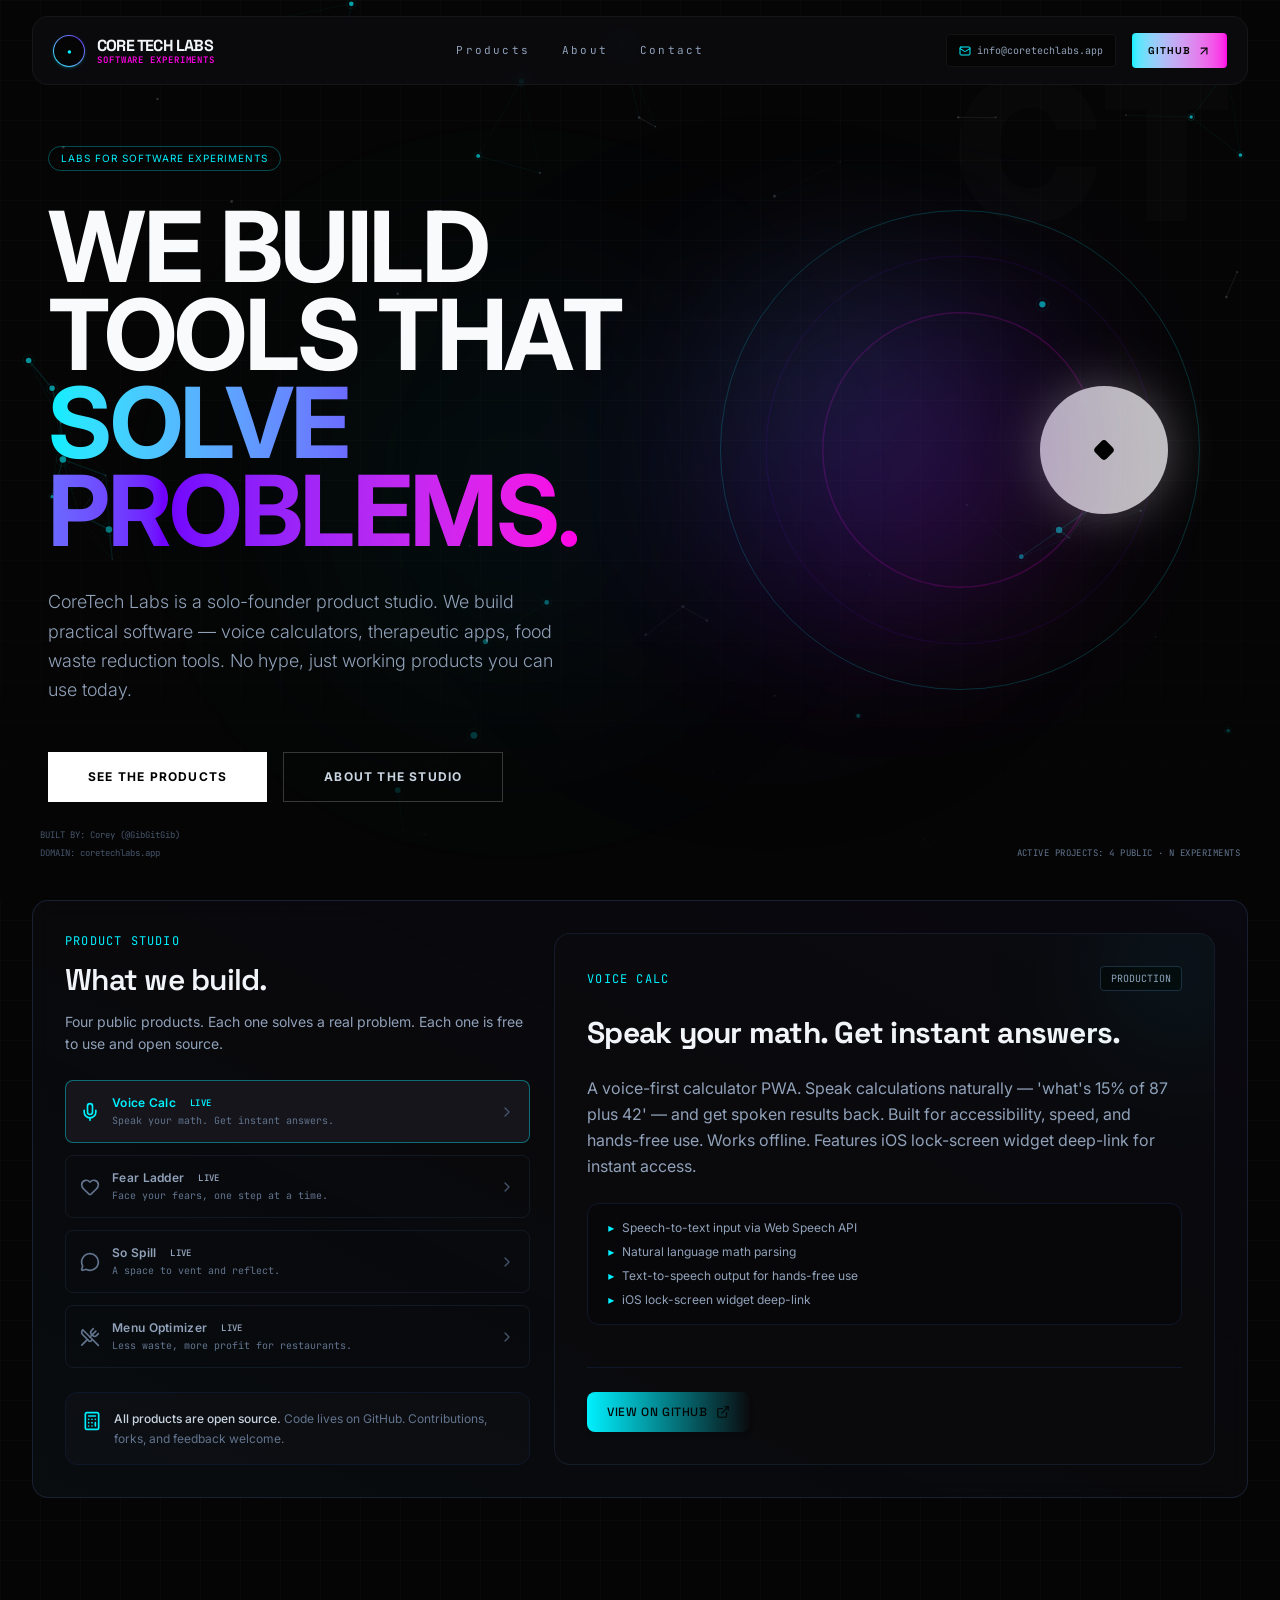
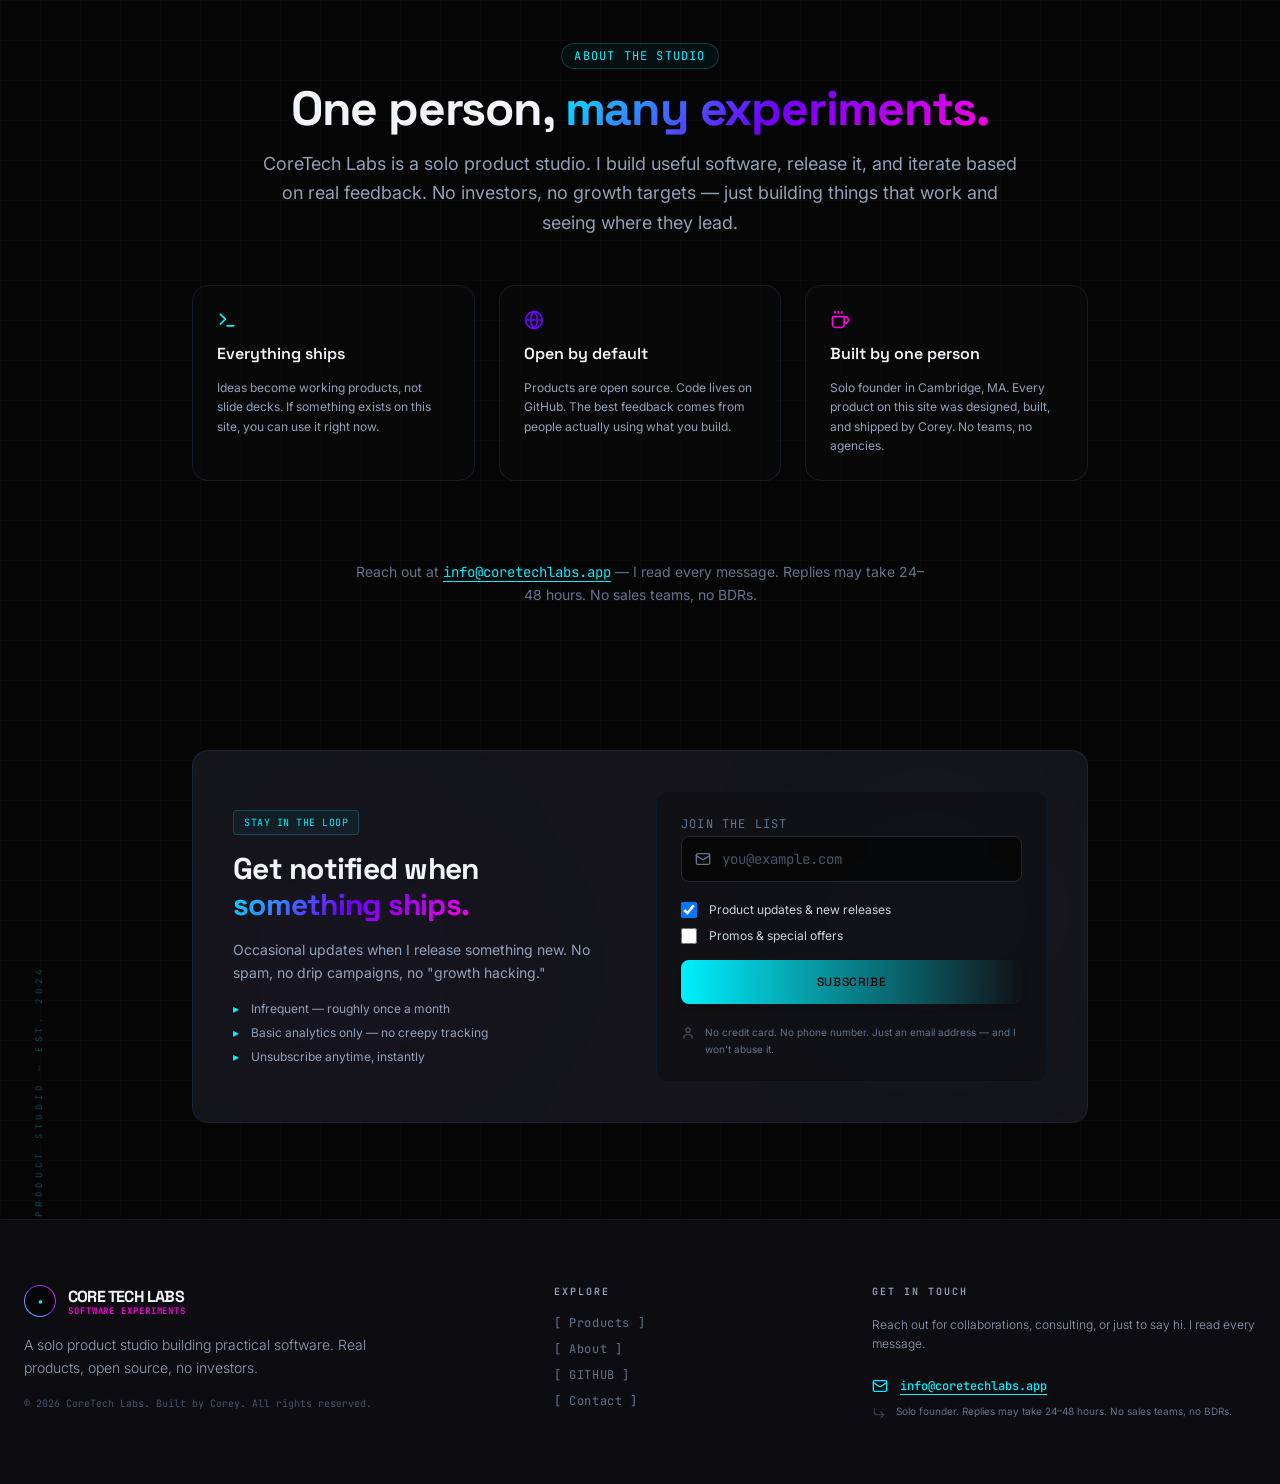
<file: docs/index.html>
<!doctype html>
<html lang="en">
  <head>
    <meta charset="UTF-8" />
    <meta name="viewport" content="width=device-width, initial-scale=1.0" />
    <title>CoreTech Labs — Software Experiments</title>
    <script type="module" crossorigin src="./assets/index-oQWSyP-R.js"></script>
    <link rel="stylesheet" crossorigin href="./assets/index-nkybrc4g.css">
  </head>
  <body>
    <div id="root"></div>
  </body>
</html>
</file>
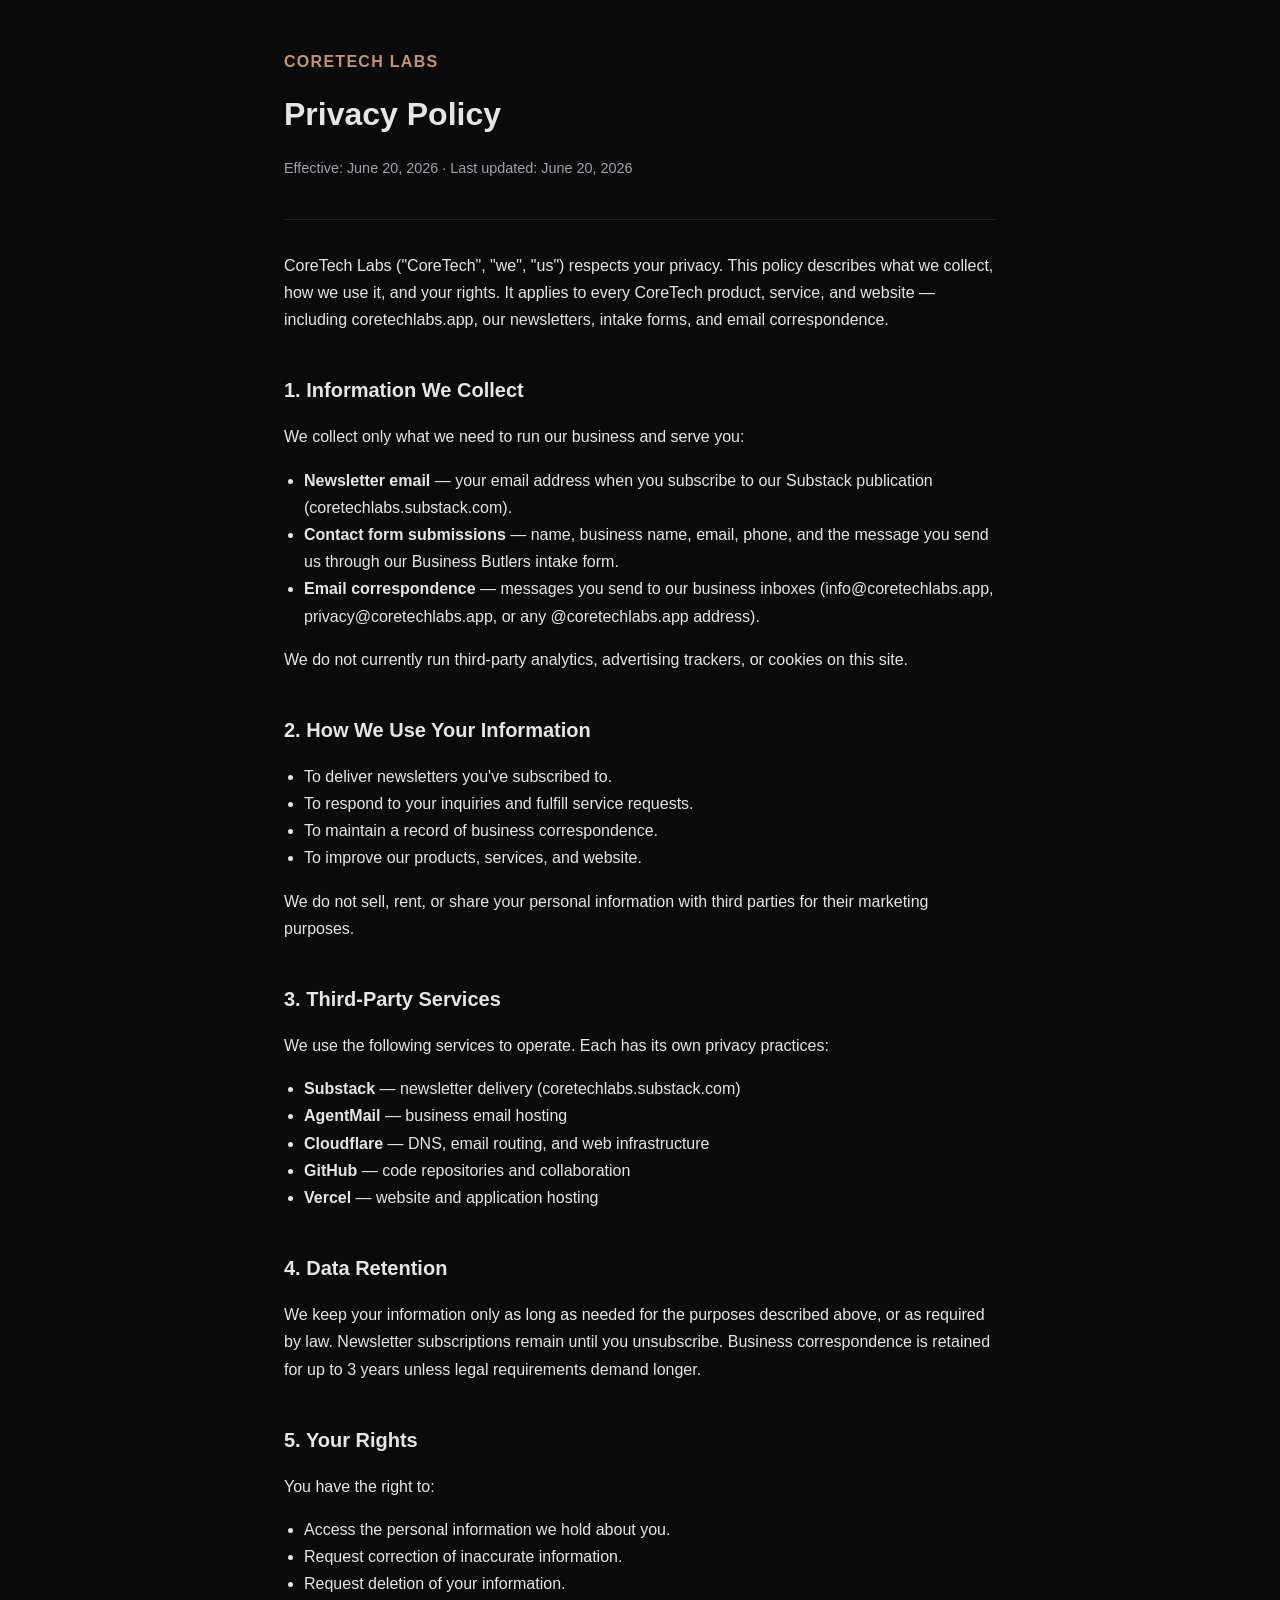
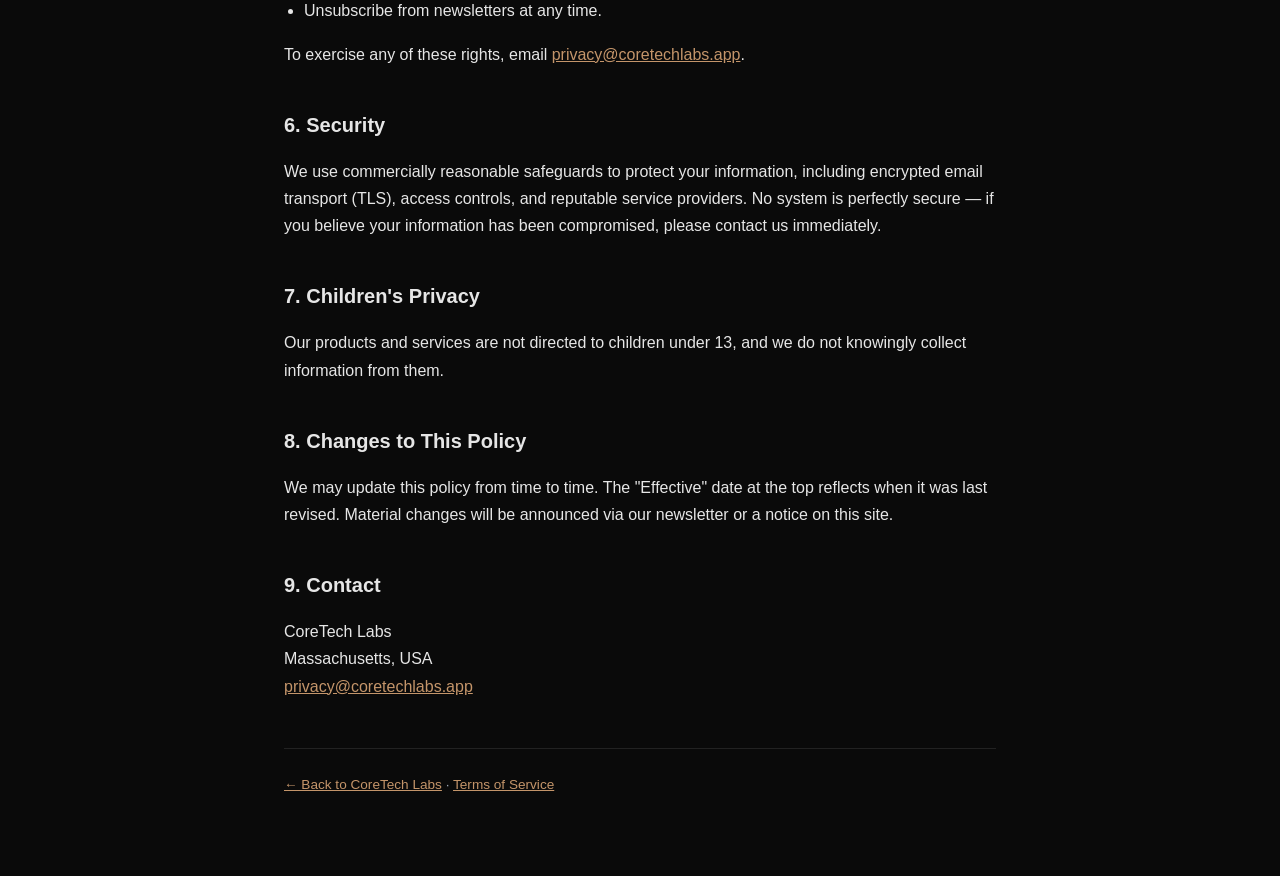
<file: docs/privacy.html>
<!doctype html>
<html lang="en">
<head>
  <meta charset="UTF-8" />
  <meta name="viewport" content="width=device-width, initial-scale=1.0" />
  <title>Privacy Policy — CoreTech Labs</title>
  <meta name="description" content="CoreTech Labs company-wide privacy policy. Effective June 20, 2026." />
  <link rel="icon" type="image/svg+xml" href="/favicon.svg" />
  <style>
    :root {
      --bg: #0a0a0a;
      --surface: #111111;
      --border: #222222;
      --text: #e6e6e6;
      --muted: #9ca3af;
      --accent: #c4956a;
    }
    * { box-sizing: border-box; }
    body {
      margin: 0;
      background: var(--bg);
      color: var(--text);
      font-family: -apple-system, BlinkMacSystemFont, "Segoe UI", Roboto, Oxygen, Ubuntu, Cantarell, sans-serif;
      line-height: 1.7;
    }
    .wrap { max-width: 760px; margin: 0 auto; padding: 3rem 1.5rem 5rem; }
    header { border-bottom: 1px solid var(--border); padding-bottom: 1.5rem; margin-bottom: 2rem; }
    .brand { color: var(--accent); font-weight: 700; letter-spacing: .08em; text-decoration: none; }
    h1 { font-size: 2rem; margin: .75rem 0 .25rem; }
    .meta { color: var(--muted); font-size: .9rem; }
    h2 { font-size: 1.25rem; margin: 2.5rem 0 .75rem; color: var(--text); }
    p, li { color: var(--text); }
    ul { padding-left: 1.25rem; }
    a { color: var(--accent); }
    hr { border: 0; border-top: 1px solid var(--border); margin: 2.5rem 0; }
    footer { color: var(--muted); font-size: .85rem; margin-top: 3rem; padding-top: 1.5rem; border-top: 1px solid var(--border); }
  </style>
</head>
<body>
  <div class="wrap">
    <header>
      <a href="/" class="brand">CORETECH LABS</a>
      <h1>Privacy Policy</h1>
      <p class="meta">Effective: June 20, 2026 · Last updated: June 20, 2026</p>
    </header>

    <p>CoreTech Labs ("CoreTech", "we", "us") respects your privacy. This policy describes what we collect, how we use it, and your rights. It applies to every CoreTech product, service, and website — including coretechlabs.app, our newsletters, intake forms, and email correspondence.</p>

    <h2>1. Information We Collect</h2>
    <p>We collect only what we need to run our business and serve you:</p>
    <ul>
      <li><strong>Newsletter email</strong> — your email address when you subscribe to our Substack publication (coretechlabs.substack.com).</li>
      <li><strong>Contact form submissions</strong> — name, business name, email, phone, and the message you send us through our Business Butlers intake form.</li>
      <li><strong>Email correspondence</strong> — messages you send to our business inboxes (info@coretechlabs.app, privacy@coretechlabs.app, or any @coretechlabs.app address).</li>
    </ul>
    <p>We do not currently run third-party analytics, advertising trackers, or cookies on this site.</p>

    <h2>2. How We Use Your Information</h2>
    <ul>
      <li>To deliver newsletters you've subscribed to.</li>
      <li>To respond to your inquiries and fulfill service requests.</li>
      <li>To maintain a record of business correspondence.</li>
      <li>To improve our products, services, and website.</li>
    </ul>
    <p>We do not sell, rent, or share your personal information with third parties for their marketing purposes.</p>

    <h2>3. Third-Party Services</h2>
    <p>We use the following services to operate. Each has its own privacy practices:</p>
    <ul>
      <li><strong>Substack</strong> — newsletter delivery (coretechlabs.substack.com)</li>
      <li><strong>AgentMail</strong> — business email hosting</li>
      <li><strong>Cloudflare</strong> — DNS, email routing, and web infrastructure</li>
      <li><strong>GitHub</strong> — code repositories and collaboration</li>
      <li><strong>Vercel</strong> — website and application hosting</li>
    </ul>

    <h2>4. Data Retention</h2>
    <p>We keep your information only as long as needed for the purposes described above, or as required by law. Newsletter subscriptions remain until you unsubscribe. Business correspondence is retained for up to 3 years unless legal requirements demand longer.</p>

    <h2>5. Your Rights</h2>
    <p>You have the right to:</p>
    <ul>
      <li>Access the personal information we hold about you.</li>
      <li>Request correction of inaccurate information.</li>
      <li>Request deletion of your information.</li>
      <li>Unsubscribe from newsletters at any time.</li>
    </ul>
    <p>To exercise any of these rights, email <a href="mailto:privacy@coretechlabs.app">privacy@coretechlabs.app</a>.</p>

    <h2>6. Security</h2>
    <p>We use commercially reasonable safeguards to protect your information, including encrypted email transport (TLS), access controls, and reputable service providers. No system is perfectly secure — if you believe your information has been compromised, please contact us immediately.</p>

    <h2>7. Children's Privacy</h2>
    <p>Our products and services are not directed to children under 13, and we do not knowingly collect information from them.</p>

    <h2>8. Changes to This Policy</h2>
    <p>We may update this policy from time to time. The "Effective" date at the top reflects when it was last revised. Material changes will be announced via our newsletter or a notice on this site.</p>

    <h2>9. Contact</h2>
    <p>CoreTech Labs<br>
    Massachusetts, USA<br>
    <a href="mailto:privacy@coretechlabs.app">privacy@coretechlabs.app</a></p>

    <footer>
      <a href="/">← Back to CoreTech Labs</a> · <a href="/terms.html">Terms of Service</a>
    </footer>
  </div>
</body>
</html>
</file>
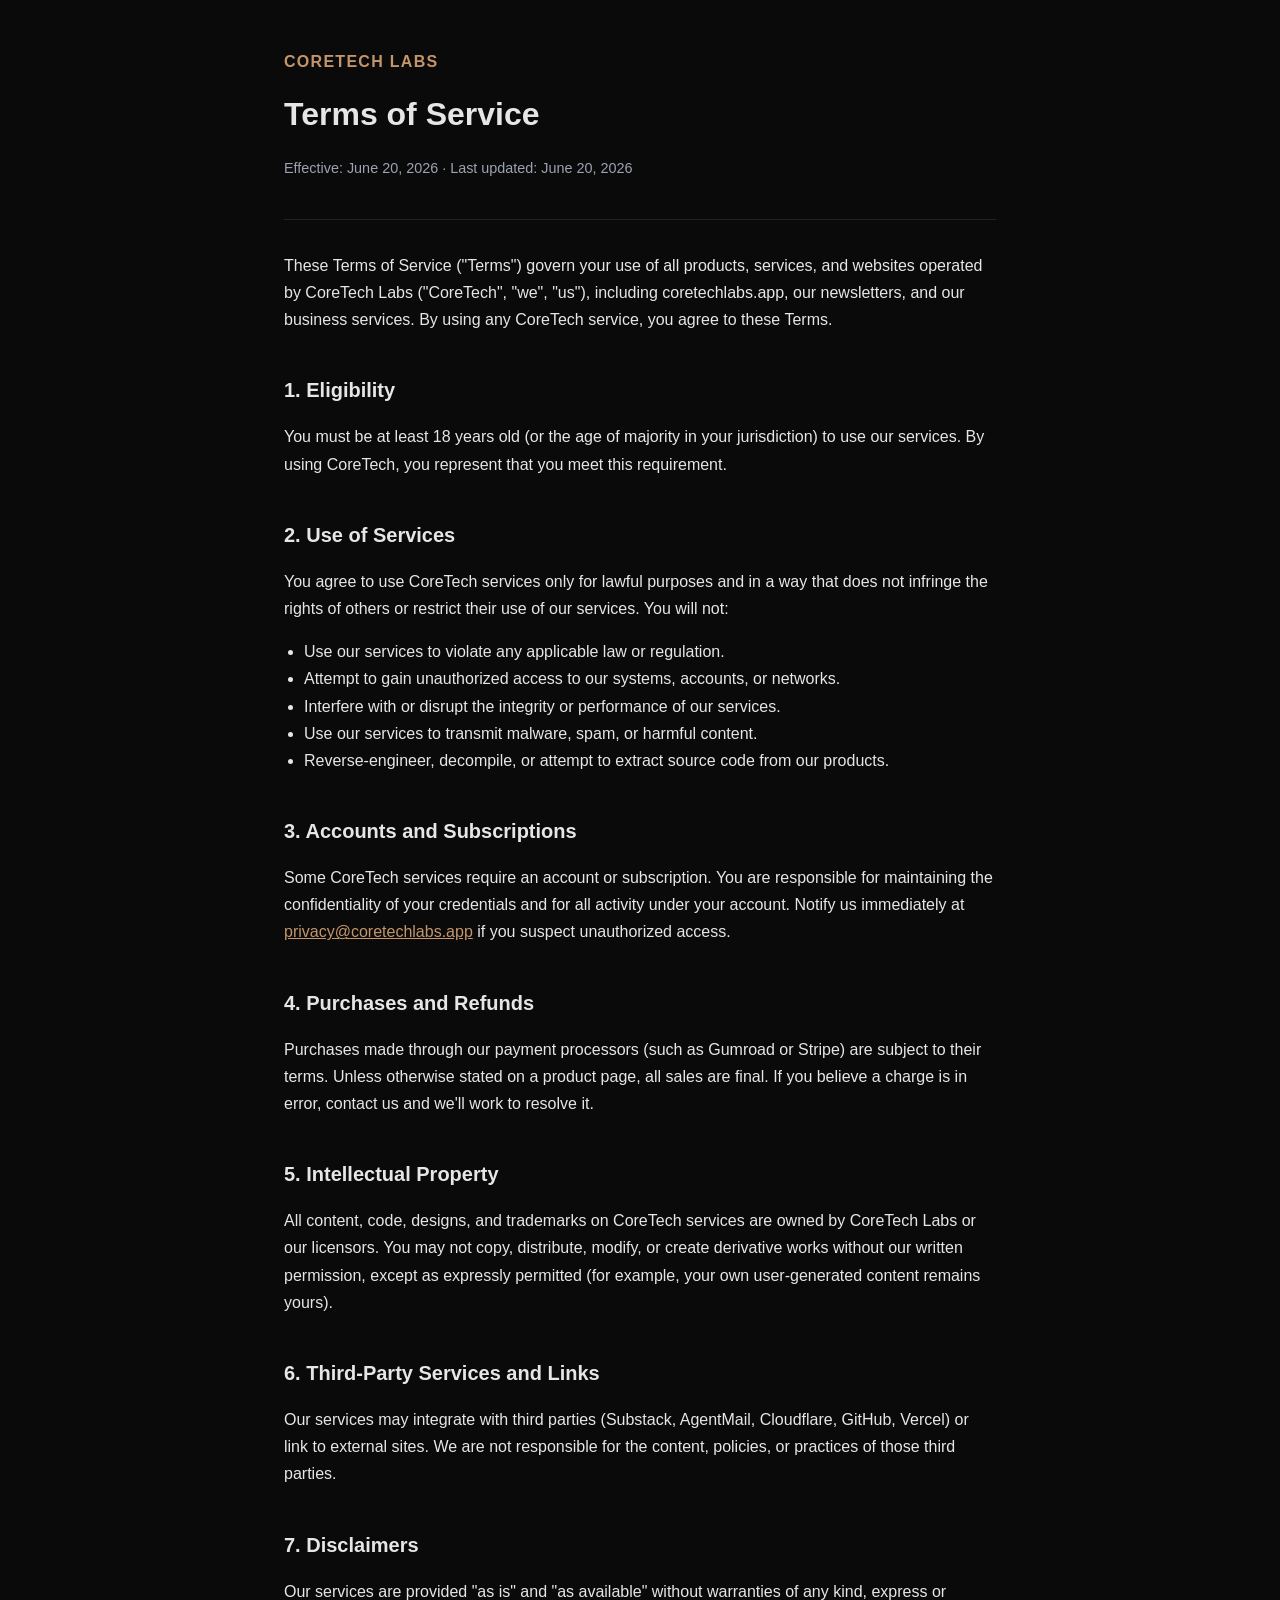
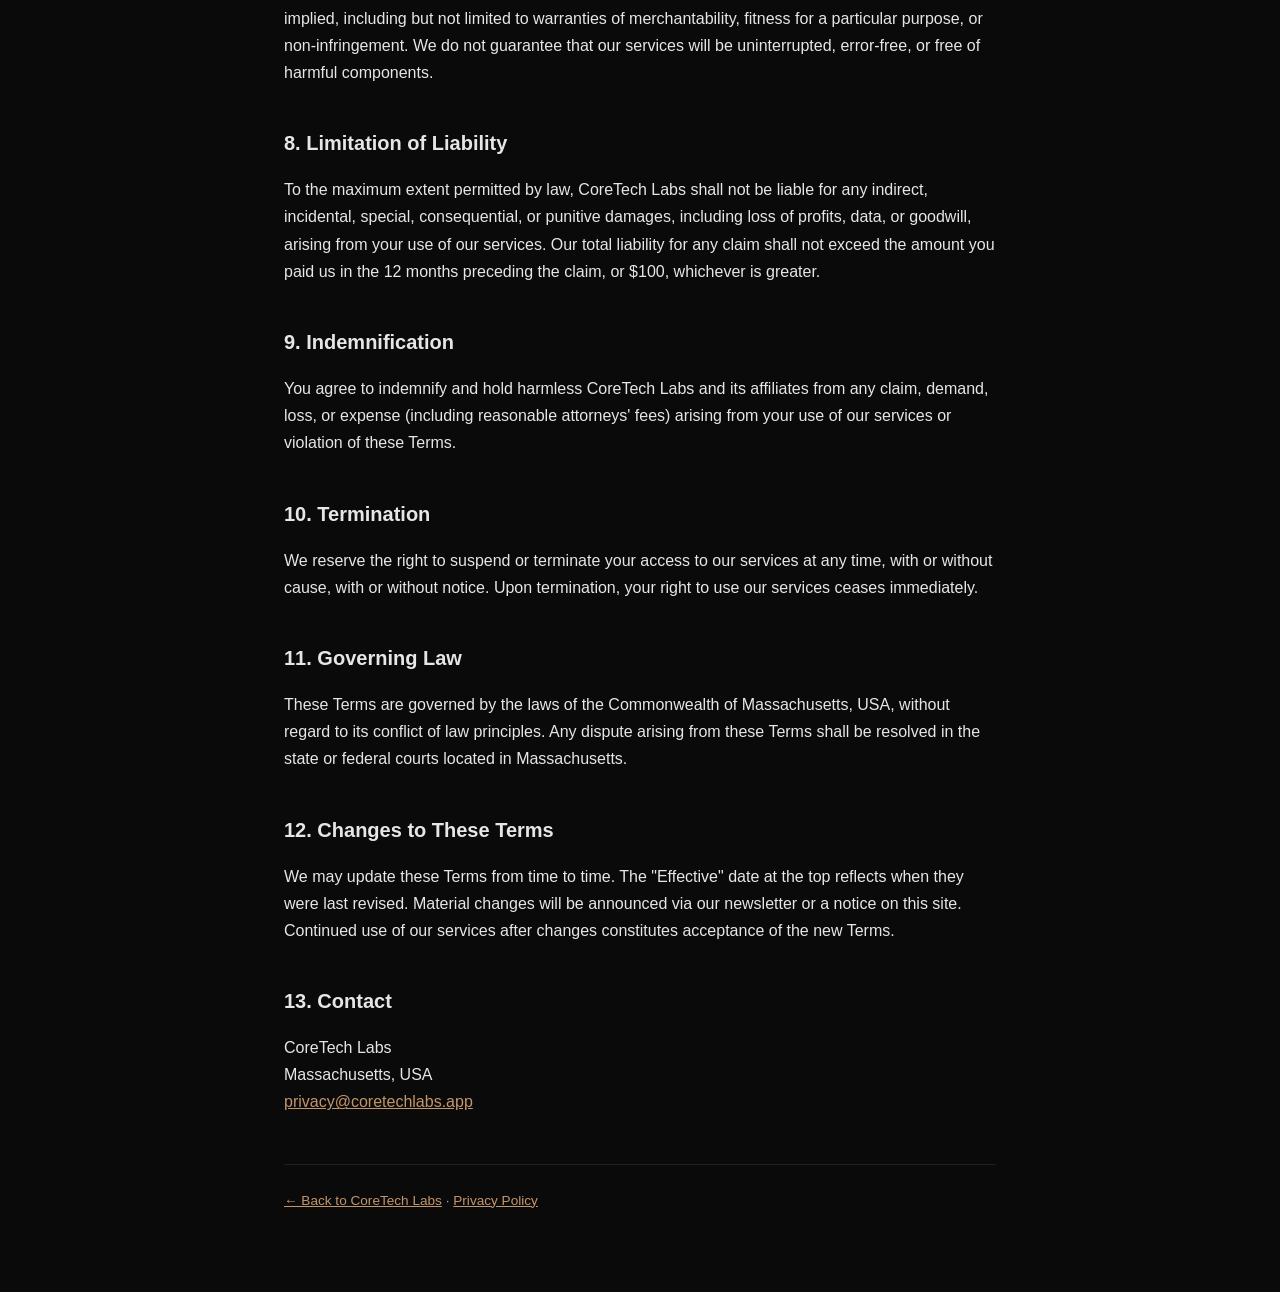
<file: docs/terms.html>
<!doctype html>
<html lang="en">
<head>
  <meta charset="UTF-8" />
  <meta name="viewport" content="width=device-width, initial-scale=1.0" />
  <title>Terms of Service — CoreTech Labs</title>
  <meta name="description" content="CoreTech Labs company-wide terms of service. Effective June 20, 2026." />
  <link rel="icon" type="image/svg+xml" href="/favicon.svg" />
  <style>
    :root {
      --bg: #0a0a0a;
      --surface: #111111;
      --border: #222222;
      --text: #e6e6e6;
      --muted: #9ca3af;
      --accent: #c4956a;
    }
    * { box-sizing: border-box; }
    body {
      margin: 0;
      background: var(--bg);
      color: var(--text);
      font-family: -apple-system, BlinkMacSystemFont, "Segoe UI", Roboto, Oxygen, Ubuntu, Cantarell, sans-serif;
      line-height: 1.7;
    }
    .wrap { max-width: 760px; margin: 0 auto; padding: 3rem 1.5rem 5rem; }
    header { border-bottom: 1px solid var(--border); padding-bottom: 1.5rem; margin-bottom: 2rem; }
    .brand { color: var(--accent); font-weight: 700; letter-spacing: .08em; text-decoration: none; }
    h1 { font-size: 2rem; margin: .75rem 0 .25rem; }
    .meta { color: var(--muted); font-size: .9rem; }
    h2 { font-size: 1.25rem; margin: 2.5rem 0 .75rem; color: var(--text); }
    p, li { color: var(--text); }
    ul { padding-left: 1.25rem; }
    a { color: var(--accent); }
    hr { border: 0; border-top: 1px solid var(--border); margin: 2.5rem 0; }
    footer { color: var(--muted); font-size: .85rem; margin-top: 3rem; padding-top: 1.5rem; border-top: 1px solid var(--border); }
  </style>
</head>
<body>
  <div class="wrap">
    <header>
      <a href="/" class="brand">CORETECH LABS</a>
      <h1>Terms of Service</h1>
      <p class="meta">Effective: June 20, 2026 · Last updated: June 20, 2026</p>
    </header>

    <p>These Terms of Service ("Terms") govern your use of all products, services, and websites operated by CoreTech Labs ("CoreTech", "we", "us"), including coretechlabs.app, our newsletters, and our business services. By using any CoreTech service, you agree to these Terms.</p>

    <h2>1. Eligibility</h2>
    <p>You must be at least 18 years old (or the age of majority in your jurisdiction) to use our services. By using CoreTech, you represent that you meet this requirement.</p>

    <h2>2. Use of Services</h2>
    <p>You agree to use CoreTech services only for lawful purposes and in a way that does not infringe the rights of others or restrict their use of our services. You will not:</p>
    <ul>
      <li>Use our services to violate any applicable law or regulation.</li>
      <li>Attempt to gain unauthorized access to our systems, accounts, or networks.</li>
      <li>Interfere with or disrupt the integrity or performance of our services.</li>
      <li>Use our services to transmit malware, spam, or harmful content.</li>
      <li>Reverse-engineer, decompile, or attempt to extract source code from our products.</li>
    </ul>

    <h2>3. Accounts and Subscriptions</h2>
    <p>Some CoreTech services require an account or subscription. You are responsible for maintaining the confidentiality of your credentials and for all activity under your account. Notify us immediately at <a href="mailto:privacy@coretechlabs.app">privacy@coretechlabs.app</a> if you suspect unauthorized access.</p>

    <h2>4. Purchases and Refunds</h2>
    <p>Purchases made through our payment processors (such as Gumroad or Stripe) are subject to their terms. Unless otherwise stated on a product page, all sales are final. If you believe a charge is in error, contact us and we'll work to resolve it.</p>

    <h2>5. Intellectual Property</h2>
    <p>All content, code, designs, and trademarks on CoreTech services are owned by CoreTech Labs or our licensors. You may not copy, distribute, modify, or create derivative works without our written permission, except as expressly permitted (for example, your own user-generated content remains yours).</p>

    <h2>6. Third-Party Services and Links</h2>
    <p>Our services may integrate with third parties (Substack, AgentMail, Cloudflare, GitHub, Vercel) or link to external sites. We are not responsible for the content, policies, or practices of those third parties.</p>

    <h2>7. Disclaimers</h2>
    <p>Our services are provided "as is" and "as available" without warranties of any kind, express or implied, including but not limited to warranties of merchantability, fitness for a particular purpose, or non-infringement. We do not guarantee that our services will be uninterrupted, error-free, or free of harmful components.</p>

    <h2>8. Limitation of Liability</h2>
    <p>To the maximum extent permitted by law, CoreTech Labs shall not be liable for any indirect, incidental, special, consequential, or punitive damages, including loss of profits, data, or goodwill, arising from your use of our services. Our total liability for any claim shall not exceed the amount you paid us in the 12 months preceding the claim, or $100, whichever is greater.</p>

    <h2>9. Indemnification</h2>
    <p>You agree to indemnify and hold harmless CoreTech Labs and its affiliates from any claim, demand, loss, or expense (including reasonable attorneys' fees) arising from your use of our services or violation of these Terms.</p>

    <h2>10. Termination</h2>
    <p>We reserve the right to suspend or terminate your access to our services at any time, with or without cause, with or without notice. Upon termination, your right to use our services ceases immediately.</p>

    <h2>11. Governing Law</h2>
    <p>These Terms are governed by the laws of the Commonwealth of Massachusetts, USA, without regard to its conflict of law principles. Any dispute arising from these Terms shall be resolved in the state or federal courts located in Massachusetts.</p>

    <h2>12. Changes to These Terms</h2>
    <p>We may update these Terms from time to time. The "Effective" date at the top reflects when they were last revised. Material changes will be announced via our newsletter or a notice on this site. Continued use of our services after changes constitutes acceptance of the new Terms.</p>

    <h2>13. Contact</h2>
    <p>CoreTech Labs<br>
    Massachusetts, USA<br>
    <a href="mailto:privacy@coretechlabs.app">privacy@coretechlabs.app</a></p>

    <footer>
      <a href="/">← Back to CoreTech Labs</a> · <a href="/privacy.html">Privacy Policy</a>
    </footer>
  </div>
</body>
</html>
</file>
<file: docs/assets/index-nkybrc4g.css>
@import"https://fonts.googleapis.com/css2?family=Inter:ital,wght@0,300..900;1,300..900&family=Space+Grotesk:wght@300..700&family=JetBrains+Mono:ital,wght@0,100..800;1,100..800&display=swap";/*! tailwindcss v4.3.0 | MIT License | https://tailwindcss.com */@layer properties{@supports (((-webkit-hyphens:none)) and (not (margin-trim:inline))) or ((-moz-orient:inline) and (not (color:rgb(from red r g b)))){*,:before,:after,::backdrop{--tw-translate-x:0;--tw-translate-y:0;--tw-translate-z:0;--tw-scale-x:1;--tw-scale-y:1;--tw-scale-z:1;--tw-rotate-x:initial;--tw-rotate-y:initial;--tw-rotate-z:initial;--tw-skew-x:initial;--tw-skew-y:initial;--tw-space-y-reverse:0;--tw-space-x-reverse:0;--tw-border-style:solid;--tw-gradient-position:initial;--tw-gradient-from:#0000;--tw-gradient-via:#0000;--tw-gradient-to:#0000;--tw-gradient-stops:initial;--tw-gradient-via-stops:initial;--tw-gradient-from-position:0%;--tw-gradient-via-position:50%;--tw-gradient-to-position:100%;--tw-leading:initial;--tw-font-weight:initial;--tw-tracking:initial;--tw-shadow:0 0 #0000;--tw-shadow-color:initial;--tw-shadow-alpha:100%;--tw-inset-shadow:0 0 #0000;--tw-inset-shadow-color:initial;--tw-inset-shadow-alpha:100%;--tw-ring-color:initial;--tw-ring-shadow:0 0 #0000;--tw-inset-ring-color:initial;--tw-inset-ring-shadow:0 0 #0000;--tw-ring-inset:initial;--tw-ring-offset-width:0px;--tw-ring-offset-color:#fff;--tw-ring-offset-shadow:0 0 #0000;--tw-blur:initial;--tw-brightness:initial;--tw-contrast:initial;--tw-grayscale:initial;--tw-hue-rotate:initial;--tw-invert:initial;--tw-opacity:initial;--tw-saturate:initial;--tw-sepia:initial;--tw-drop-shadow:initial;--tw-drop-shadow-color:initial;--tw-drop-shadow-alpha:100%;--tw-drop-shadow-size:initial;--tw-backdrop-blur:initial;--tw-backdrop-brightness:initial;--tw-backdrop-contrast:initial;--tw-backdrop-grayscale:initial;--tw-backdrop-hue-rotate:initial;--tw-backdrop-invert:initial;--tw-backdrop-opacity:initial;--tw-backdrop-saturate:initial;--tw-backdrop-sepia:initial;--tw-duration:initial}}}@layer theme{:root,:host{--font-sans:"Inter", ui-sans-serif, system-ui, sans-serif;--font-mono:"JetBrains Mono", ui-monospace, monospace;--color-red-400:oklch(70.4% .191 22.216);--color-orange-400:oklch(75% .183 55.934);--color-orange-500:oklch(70.5% .213 47.604);--color-yellow-400:oklch(85.2% .199 91.936);--color-teal-950:oklch(27.7% .046 192.524);--color-purple-400:oklch(71.4% .203 305.504);--color-slate-50:oklch(98.4% .003 247.858);--color-slate-100:oklch(96.8% .007 247.896);--color-slate-200:oklch(92.9% .013 255.508);--color-slate-300:oklch(86.9% .022 252.894);--color-slate-400:oklch(70.4% .04 256.788);--color-slate-500:oklch(55.4% .046 257.417);--color-slate-600:oklch(44.6% .043 257.281);--color-slate-700:oklch(37.2% .044 257.287);--color-slate-800:oklch(27.9% .041 260.031);--color-slate-900:oklch(20.8% .042 265.755);--color-zinc-500:oklch(55.2% .016 285.938);--color-zinc-600:oklch(44.2% .017 285.786);--color-black:#000;--color-white:#fff;--spacing:.25rem;--container-sm:24rem;--container-lg:32rem;--container-xl:36rem;--container-2xl:42rem;--container-3xl:48rem;--container-4xl:56rem;--container-7xl:80rem;--text-xs:.75rem;--text-xs--line-height:calc(1 / .75);--text-sm:.875rem;--text-sm--line-height:calc(1.25 / .875);--text-base:1rem;--text-base--line-height: 1.5 ;--text-lg:1.125rem;--text-lg--line-height:calc(1.75 / 1.125);--text-xl:1.25rem;--text-xl--line-height:calc(1.75 / 1.25);--text-2xl:1.5rem;--text-2xl--line-height:calc(2 / 1.5);--text-3xl:1.875rem;--text-3xl--line-height: 1.2 ;--text-4xl:2.25rem;--text-4xl--line-height:calc(2.5 / 2.25);--text-5xl:3rem;--text-5xl--line-height:1;--font-weight-light:300;--font-weight-medium:500;--font-weight-semibold:600;--font-weight-bold:700;--font-weight-black:900;--tracking-tighter:-.05em;--tracking-tight:-.025em;--tracking-wide:.025em;--tracking-wider:.05em;--tracking-widest:.1em;--leading-tight:1.25;--leading-normal:1.5;--leading-relaxed:1.625;--radius-sm:.25rem;--radius-lg:.5rem;--radius-xl:.75rem;--radius-2xl:1rem;--ease-in-out:cubic-bezier(.4, 0, .2, 1);--animate-spin:spin 1s linear infinite;--animate-ping:ping 1s cubic-bezier(0, 0, .2, 1) infinite;--animate-pulse:pulse 2s cubic-bezier(.4, 0, .6, 1) infinite;--blur-sm:8px;--blur-md:12px;--blur-lg:16px;--default-transition-duration:.15s;--default-transition-timing-function:cubic-bezier(.4, 0, .2, 1);--default-font-family:var(--font-sans);--default-mono-font-family:var(--font-mono);--font-display:"Space Grotesk", "Inter", sans-serif;--color-brand-cyan:#00f0ff;--color-brand-purple:#7000ff;--color-brand-magenta:#ff00e5;--color-brand-dark:#050505;--color-brand-dark-surface:#0d0d11;--color-brand-dark-card:#15151b;--animate-glow:glow 4s ease-in-out infinite alternate;--animate-pulse-slow:pulse-slow 8s cubic-bezier(.4, 0, .6, 1) infinite;--animate-float:float 6s ease-in-out infinite}}@layer base{*,:after,:before,::backdrop{box-sizing:border-box;border:0 solid;margin:0;padding:0}::file-selector-button{box-sizing:border-box;border:0 solid;margin:0;padding:0}html,:host{-webkit-text-size-adjust:100%;-moz-tab-size:4;tab-size:4;line-height:1.5;font-family:var(--default-font-family,ui-sans-serif, system-ui, sans-serif, "Apple Color Emoji", "Segoe UI Emoji", "Segoe UI Symbol", "Noto Color Emoji");font-feature-settings:var(--default-font-feature-settings,normal);font-variation-settings:var(--default-font-variation-settings,normal);-webkit-tap-highlight-color:transparent}hr{height:0;color:inherit;border-top-width:1px}abbr:where([title]){-webkit-text-decoration:underline dotted;text-decoration:underline dotted}h1,h2,h3,h4,h5,h6{font-size:inherit;font-weight:inherit}a{color:inherit;-webkit-text-decoration:inherit;text-decoration:inherit}b,strong{font-weight:bolder}code,kbd,samp,pre{font-family:var(--default-mono-font-family,ui-monospace, SFMono-Regular, Menlo, Monaco, Consolas, "Liberation Mono", "Courier New", monospace);font-feature-settings:var(--default-mono-font-feature-settings,normal);font-variation-settings:var(--default-mono-font-variation-settings,normal);font-size:1em}small{font-size:80%}sub,sup{vertical-align:baseline;font-size:75%;line-height:0;position:relative}sub{bottom:-.25em}sup{top:-.5em}table{text-indent:0;border-color:inherit;border-collapse:collapse}:-moz-focusring{outline:auto}progress{vertical-align:baseline}summary{display:list-item}ol,ul,menu{list-style:none}img,svg,video,canvas,audio,iframe,embed,object{vertical-align:middle;display:block}img,video{max-width:100%;height:auto}button,input,select,optgroup,textarea{font:inherit;font-feature-settings:inherit;font-variation-settings:inherit;letter-spacing:inherit;color:inherit;opacity:1;background-color:#0000;border-radius:0}::file-selector-button{font:inherit;font-feature-settings:inherit;font-variation-settings:inherit;letter-spacing:inherit;color:inherit;opacity:1;background-color:#0000;border-radius:0}:where(select:is([multiple],[size])) optgroup{font-weight:bolder}:where(select:is([multiple],[size])) optgroup option{padding-inline-start:20px}::file-selector-button{margin-inline-end:4px}::placeholder{opacity:1}@supports (not ((-webkit-appearance:-apple-pay-button))) or (contain-intrinsic-size:1px){::placeholder{color:currentColor}@supports (color:color-mix(in lab,red,red)){::placeholder{color:color-mix(in oklab,currentcolor 50%,transparent)}}}textarea{resize:vertical}::-webkit-search-decoration{-webkit-appearance:none}::-webkit-date-and-time-value{min-height:1lh;text-align:inherit}::-webkit-datetime-edit{display:inline-flex}::-webkit-datetime-edit-fields-wrapper{padding:0}::-webkit-datetime-edit{padding-block:0}::-webkit-datetime-edit-year-field{padding-block:0}::-webkit-datetime-edit-month-field{padding-block:0}::-webkit-datetime-edit-day-field{padding-block:0}::-webkit-datetime-edit-hour-field{padding-block:0}::-webkit-datetime-edit-minute-field{padding-block:0}::-webkit-datetime-edit-second-field{padding-block:0}::-webkit-datetime-edit-millisecond-field{padding-block:0}::-webkit-datetime-edit-meridiem-field{padding-block:0}::-webkit-calendar-picker-indicator{line-height:1}:-moz-ui-invalid{box-shadow:none}button,input:where([type=button],[type=reset],[type=submit]){-webkit-appearance:button;-moz-appearance:button;appearance:button}::file-selector-button{-webkit-appearance:button;-moz-appearance:button;appearance:button}::-webkit-inner-spin-button{height:auto}::-webkit-outer-spin-button{height:auto}[hidden]:where(:not([hidden=until-found])){display:none!important}}@layer components;@layer utilities{.pointer-events-auto{pointer-events:auto}.pointer-events-none{pointer-events:none}.visible{visibility:visible}.sr-only{clip-path:inset(50%);white-space:nowrap;border-width:0;width:1px;height:1px;margin:-1px;padding:0;position:absolute;overflow:hidden}.absolute{position:absolute}.fixed{position:fixed}.relative{position:relative}.inset-0{inset:calc(var(--spacing) * 0)}.inset-6{inset:calc(var(--spacing) * 6)}.inset-14{inset:calc(var(--spacing) * 14)}.inset-y-0{inset-block:calc(var(--spacing) * 0)}.-top-16{top:calc(var(--spacing) * -16)}.top-0{top:calc(var(--spacing) * 0)}.top-1\/2{top:50%}.top-1\/3{top:33.3333%}.top-4{top:calc(var(--spacing) * 4)}.-right-16{right:calc(var(--spacing) * -16)}.right-0{right:calc(var(--spacing) * 0)}.right-1\/4{right:25%}.right-4{right:calc(var(--spacing) * 4)}.right-10{right:calc(var(--spacing) * 10)}.bottom-0{bottom:calc(var(--spacing) * 0)}.bottom-1\/4{bottom:25%}.bottom-10{bottom:calc(var(--spacing) * 10)}.bottom-36{bottom:calc(var(--spacing) * 36)}.left-0{left:calc(var(--spacing) * 0)}.left-1\/4{left:25%}.left-4{left:calc(var(--spacing) * 4)}.left-10{left:calc(var(--spacing) * 10)}.z-10{z-index:10}.z-25{z-index:25}.z-30{z-index:30}.z-40{z-index:40}.z-50{z-index:50}.container{width:100%}@media(min-width:40rem){.container{max-width:40rem}}@media(min-width:48rem){.container{max-width:48rem}}@media(min-width:64rem){.container{max-width:64rem}}@media(min-width:80rem){.container{max-width:80rem}}@media(min-width:96rem){.container{max-width:96rem}}.mx-auto{margin-inline:auto}.-mt-1{margin-top:calc(var(--spacing) * -1)}.mt-0\.5{margin-top:calc(var(--spacing) * .5)}.mt-1{margin-top:calc(var(--spacing) * 1)}.mt-1\.5{margin-top:calc(var(--spacing) * 1.5)}.mt-2{margin-top:calc(var(--spacing) * 2)}.mt-3{margin-top:calc(var(--spacing) * 3)}.mt-4{margin-top:calc(var(--spacing) * 4)}.mt-6{margin-top:calc(var(--spacing) * 6)}.mt-8{margin-top:calc(var(--spacing) * 8)}.mr-2{margin-right:calc(var(--spacing) * 2)}.mb-1{margin-bottom:calc(var(--spacing) * 1)}.mb-3{margin-bottom:calc(var(--spacing) * 3)}.-ml-1{margin-left:calc(var(--spacing) * -1)}.line-clamp-2{-webkit-line-clamp:2;-webkit-box-orient:vertical;display:-webkit-box;overflow:hidden}.block{display:block}.flex{display:flex}.grid{display:grid}.hidden{display:none}.inline{display:inline}.inline-block{display:inline-block}.inline-flex{display:inline-flex}.h-1\.5{height:calc(var(--spacing) * 1.5)}.h-3{height:calc(var(--spacing) * 3)}.h-3\.5{height:calc(var(--spacing) * 3.5)}.h-4{height:calc(var(--spacing) * 4)}.h-5{height:calc(var(--spacing) * 5)}.h-6{height:calc(var(--spacing) * 6)}.h-8{height:calc(var(--spacing) * 8)}.h-32{height:calc(var(--spacing) * 32)}.h-48{height:calc(var(--spacing) * 48)}.h-72{height:calc(var(--spacing) * 72)}.h-80{height:calc(var(--spacing) * 80)}.h-96{height:calc(var(--spacing) * 96)}.h-\[3px\]{height:3px}.h-\[480px\]{height:480px}.h-full{height:100%}.max-h-0{max-height:calc(var(--spacing) * 0)}.max-h-96{max-height:calc(var(--spacing) * 96)}.min-h-screen{min-height:100vh}.w-1{width:calc(var(--spacing) * 1)}.w-1\.5{width:calc(var(--spacing) * 1.5)}.w-1\/2{width:50%}.w-3{width:calc(var(--spacing) * 3)}.w-3\.5{width:calc(var(--spacing) * 3.5)}.w-4{width:calc(var(--spacing) * 4)}.w-5{width:calc(var(--spacing) * 5)}.w-6{width:calc(var(--spacing) * 6)}.w-8{width:calc(var(--spacing) * 8)}.w-32{width:calc(var(--spacing) * 32)}.w-48{width:calc(var(--spacing) * 48)}.w-72{width:calc(var(--spacing) * 72)}.w-80{width:calc(var(--spacing) * 80)}.w-96{width:calc(var(--spacing) * 96)}.w-\[480px\]{width:480px}.w-full{width:100%}.max-w-2xl{max-width:var(--container-2xl)}.max-w-3xl{max-width:var(--container-3xl)}.max-w-4xl{max-width:var(--container-4xl)}.max-w-7xl{max-width:var(--container-7xl)}.max-w-lg{max-width:var(--container-lg)}.max-w-sm{max-width:var(--container-sm)}.max-w-xl{max-width:var(--container-xl)}.shrink-0{flex-shrink:0}.origin-left{transform-origin:0}.-translate-y-1\/2{--tw-translate-y: -50% ;translate:var(--tw-translate-x) var(--tw-translate-y)}.scale-75{--tw-scale-x:75%;--tw-scale-y:75%;--tw-scale-z:75%;scale:var(--tw-scale-x) var(--tw-scale-y)}.scale-90{--tw-scale-x:90%;--tw-scale-y:90%;--tw-scale-z:90%;scale:var(--tw-scale-x) var(--tw-scale-y)}.scale-100{--tw-scale-x:100%;--tw-scale-y:100%;--tw-scale-z:100%;scale:var(--tw-scale-x) var(--tw-scale-y)}.-rotate-90{rotate:-90deg}.rotate-45{rotate:45deg}.rotate-180{rotate:180deg}.transform{transform:var(--tw-rotate-x,) var(--tw-rotate-y,) var(--tw-rotate-z,) var(--tw-skew-x,) var(--tw-skew-y,)}.animate-glow{animation:var(--animate-glow)}.animate-pulse{animation:var(--animate-pulse)}.animate-pulse-slow{animation:var(--animate-pulse-slow)}.animate-spin{animation:var(--animate-spin)}.cursor-not-allowed{cursor:not-allowed}.cursor-pointer{cursor:pointer}.resize{resize:both}.scroll-mt-28{scroll-margin-top:calc(var(--spacing) * 28)}.scroll-mt-32{scroll-margin-top:calc(var(--spacing) * 32)}.grid-cols-1{grid-template-columns:repeat(1,minmax(0,1fr))}.grid-cols-2{grid-template-columns:repeat(2,minmax(0,1fr))}.flex-col{flex-direction:column}.flex-wrap{flex-wrap:wrap}.items-center{align-items:center}.items-start{align-items:flex-start}.items-stretch{align-items:stretch}.justify-between{justify-content:space-between}.justify-center{justify-content:center}.justify-start{justify-content:flex-start}.gap-2{gap:calc(var(--spacing) * 2)}.gap-3{gap:calc(var(--spacing) * 3)}.gap-4{gap:calc(var(--spacing) * 4)}.gap-6{gap:calc(var(--spacing) * 6)}.gap-8{gap:calc(var(--spacing) * 8)}.gap-10{gap:calc(var(--spacing) * 10)}:where(.space-y-1>:not(:last-child)){--tw-space-y-reverse:0;margin-block-start:calc(calc(var(--spacing) * 1) * var(--tw-space-y-reverse));margin-block-end:calc(calc(var(--spacing) * 1) * calc(1 - var(--tw-space-y-reverse)))}:where(.space-y-1\.5>:not(:last-child)){--tw-space-y-reverse:0;margin-block-start:calc(calc(var(--spacing) * 1.5) * var(--tw-space-y-reverse));margin-block-end:calc(calc(var(--spacing) * 1.5) * calc(1 - var(--tw-space-y-reverse)))}:where(.space-y-2>:not(:last-child)){--tw-space-y-reverse:0;margin-block-start:calc(calc(var(--spacing) * 2) * var(--tw-space-y-reverse));margin-block-end:calc(calc(var(--spacing) * 2) * calc(1 - var(--tw-space-y-reverse)))}:where(.space-y-2\.5>:not(:last-child)){--tw-space-y-reverse:0;margin-block-start:calc(calc(var(--spacing) * 2.5) * var(--tw-space-y-reverse));margin-block-end:calc(calc(var(--spacing) * 2.5) * calc(1 - var(--tw-space-y-reverse)))}:where(.space-y-3>:not(:last-child)){--tw-space-y-reverse:0;margin-block-start:calc(calc(var(--spacing) * 3) * var(--tw-space-y-reverse));margin-block-end:calc(calc(var(--spacing) * 3) * calc(1 - var(--tw-space-y-reverse)))}:where(.space-y-4>:not(:last-child)){--tw-space-y-reverse:0;margin-block-start:calc(calc(var(--spacing) * 4) * var(--tw-space-y-reverse));margin-block-end:calc(calc(var(--spacing) * 4) * calc(1 - var(--tw-space-y-reverse)))}:where(.space-y-6>:not(:last-child)){--tw-space-y-reverse:0;margin-block-start:calc(calc(var(--spacing) * 6) * var(--tw-space-y-reverse));margin-block-end:calc(calc(var(--spacing) * 6) * calc(1 - var(--tw-space-y-reverse)))}:where(.space-y-8>:not(:last-child)){--tw-space-y-reverse:0;margin-block-start:calc(calc(var(--spacing) * 8) * var(--tw-space-y-reverse));margin-block-end:calc(calc(var(--spacing) * 8) * calc(1 - var(--tw-space-y-reverse)))}:where(.space-y-12>:not(:last-child)){--tw-space-y-reverse:0;margin-block-start:calc(calc(var(--spacing) * 12) * var(--tw-space-y-reverse));margin-block-end:calc(calc(var(--spacing) * 12) * calc(1 - var(--tw-space-y-reverse)))}:where(.space-y-24>:not(:last-child)){--tw-space-y-reverse:0;margin-block-start:calc(calc(var(--spacing) * 24) * var(--tw-space-y-reverse));margin-block-end:calc(calc(var(--spacing) * 24) * calc(1 - var(--tw-space-y-reverse)))}:where(.space-x-1>:not(:last-child)){--tw-space-x-reverse:0;margin-inline-start:calc(calc(var(--spacing) * 1) * var(--tw-space-x-reverse));margin-inline-end:calc(calc(var(--spacing) * 1) * calc(1 - var(--tw-space-x-reverse)))}:where(.space-x-1\.5>:not(:last-child)){--tw-space-x-reverse:0;margin-inline-start:calc(calc(var(--spacing) * 1.5) * var(--tw-space-x-reverse));margin-inline-end:calc(calc(var(--spacing) * 1.5) * calc(1 - var(--tw-space-x-reverse)))}:where(.space-x-2>:not(:last-child)){--tw-space-x-reverse:0;margin-inline-start:calc(calc(var(--spacing) * 2) * var(--tw-space-x-reverse));margin-inline-end:calc(calc(var(--spacing) * 2) * calc(1 - var(--tw-space-x-reverse)))}:where(.space-x-2\.5>:not(:last-child)){--tw-space-x-reverse:0;margin-inline-start:calc(calc(var(--spacing) * 2.5) * var(--tw-space-x-reverse));margin-inline-end:calc(calc(var(--spacing) * 2.5) * calc(1 - var(--tw-space-x-reverse)))}:where(.space-x-3>:not(:last-child)){--tw-space-x-reverse:0;margin-inline-start:calc(calc(var(--spacing) * 3) * var(--tw-space-x-reverse));margin-inline-end:calc(calc(var(--spacing) * 3) * calc(1 - var(--tw-space-x-reverse)))}:where(.space-x-4>:not(:last-child)){--tw-space-x-reverse:0;margin-inline-start:calc(calc(var(--spacing) * 4) * var(--tw-space-x-reverse));margin-inline-end:calc(calc(var(--spacing) * 4) * calc(1 - var(--tw-space-x-reverse)))}:where(.space-x-8>:not(:last-child)){--tw-space-x-reverse:0;margin-inline-start:calc(calc(var(--spacing) * 8) * var(--tw-space-x-reverse));margin-inline-end:calc(calc(var(--spacing) * 8) * calc(1 - var(--tw-space-x-reverse)))}.self-end{align-self:flex-end}.overflow-hidden{overflow:hidden}.overflow-x-hidden{overflow-x:hidden}.rounded{border-radius:.25rem}.rounded-2xl{border-radius:var(--radius-2xl)}.rounded-\[60px\]{border-radius:60px}.rounded-full{border-radius:3.40282e38px}.rounded-lg{border-radius:var(--radius-lg)}.rounded-sm{border-radius:var(--radius-sm)}.rounded-xl{border-radius:var(--radius-xl)}.border{border-style:var(--tw-border-style);border-width:1px}.border-2{border-style:var(--tw-border-style);border-width:2px}.border-\[0\.5px\]{border-style:var(--tw-border-style);border-width:.5px}.border-t{border-top-style:var(--tw-border-style);border-top-width:1px}.border-b{border-bottom-style:var(--tw-border-style);border-bottom-width:1px}.border-brand-cyan\/20{border-color:#00f0ff33}@supports (color:color-mix(in lab,red,red)){.border-brand-cyan\/20{border-color:color-mix(in oklab,var(--color-brand-cyan) 20%,transparent)}}.border-brand-cyan\/25{border-color:#00f0ff40}@supports (color:color-mix(in lab,red,red)){.border-brand-cyan\/25{border-color:color-mix(in oklab,var(--color-brand-cyan) 25%,transparent)}}.border-brand-cyan\/30{border-color:#00f0ff4d}@supports (color:color-mix(in lab,red,red)){.border-brand-cyan\/30{border-color:color-mix(in oklab,var(--color-brand-cyan) 30%,transparent)}}.border-brand-cyan\/40{border-color:#00f0ff66}@supports (color:color-mix(in lab,red,red)){.border-brand-cyan\/40{border-color:color-mix(in oklab,var(--color-brand-cyan) 40%,transparent)}}.border-brand-magenta\/25{border-color:#ff00e540}@supports (color:color-mix(in lab,red,red)){.border-brand-magenta\/25{border-color:color-mix(in oklab,var(--color-brand-magenta) 25%,transparent)}}.border-brand-magenta\/40{border-color:#ff00e566}@supports (color:color-mix(in lab,red,red)){.border-brand-magenta\/40{border-color:color-mix(in oklab,var(--color-brand-magenta) 40%,transparent)}}.border-brand-purple\/20{border-color:#7000ff33}@supports (color:color-mix(in lab,red,red)){.border-brand-purple\/20{border-color:color-mix(in oklab,var(--color-brand-purple) 20%,transparent)}}.border-brand-purple\/30{border-color:#7000ff4d}@supports (color:color-mix(in lab,red,red)){.border-brand-purple\/30{border-color:color-mix(in oklab,var(--color-brand-purple) 30%,transparent)}}.border-brand-purple\/40{border-color:#7000ff66}@supports (color:color-mix(in lab,red,red)){.border-brand-purple\/40{border-color:color-mix(in oklab,var(--color-brand-purple) 40%,transparent)}}.border-slate-700{border-color:var(--color-slate-700)}.border-slate-800{border-color:var(--color-slate-800)}.border-slate-800\/50{border-color:#1d293d80}@supports (color:color-mix(in lab,red,red)){.border-slate-800\/50{border-color:color-mix(in oklab,var(--color-slate-800) 50%,transparent)}}.border-slate-800\/60{border-color:#1d293d99}@supports (color:color-mix(in lab,red,red)){.border-slate-800\/60{border-color:color-mix(in oklab,var(--color-slate-800) 60%,transparent)}}.border-slate-800\/80{border-color:#1d293dcc}@supports (color:color-mix(in lab,red,red)){.border-slate-800\/80{border-color:color-mix(in oklab,var(--color-slate-800) 80%,transparent)}}.border-slate-900{border-color:var(--color-slate-900)}.border-white\/5{border-color:#ffffff0d}@supports (color:color-mix(in lab,red,red)){.border-white\/5{border-color:color-mix(in oklab,var(--color-white) 5%,transparent)}}.border-white\/20{border-color:#fff3}@supports (color:color-mix(in lab,red,red)){.border-white\/20{border-color:color-mix(in oklab,var(--color-white) 20%,transparent)}}.bg-black{background-color:var(--color-black)}.bg-brand-cyan{background-color:var(--color-brand-cyan)}.bg-brand-cyan\/2{background-color:#00f0ff05}@supports (color:color-mix(in lab,red,red)){.bg-brand-cyan\/2{background-color:color-mix(in oklab,var(--color-brand-cyan) 2%,transparent)}}.bg-brand-cyan\/5{background-color:#00f0ff0d}@supports (color:color-mix(in lab,red,red)){.bg-brand-cyan\/5{background-color:color-mix(in oklab,var(--color-brand-cyan) 5%,transparent)}}.bg-brand-dark{background-color:var(--color-brand-dark)}.bg-brand-dark-card{background-color:var(--color-brand-dark-card)}.bg-brand-dark-card\/20{background-color:#15151b33}@supports (color:color-mix(in lab,red,red)){.bg-brand-dark-card\/20{background-color:color-mix(in oklab,var(--color-brand-dark-card) 20%,transparent)}}.bg-brand-dark-card\/30{background-color:#15151b4d}@supports (color:color-mix(in lab,red,red)){.bg-brand-dark-card\/30{background-color:color-mix(in oklab,var(--color-brand-dark-card) 30%,transparent)}}.bg-brand-dark-surface{background-color:var(--color-brand-dark-surface)}.bg-brand-dark-surface\/40{background-color:#0d0d1166}@supports (color:color-mix(in lab,red,red)){.bg-brand-dark-surface\/40{background-color:color-mix(in oklab,var(--color-brand-dark-surface) 40%,transparent)}}.bg-brand-dark-surface\/50{background-color:#0d0d1180}@supports (color:color-mix(in lab,red,red)){.bg-brand-dark-surface\/50{background-color:color-mix(in oklab,var(--color-brand-dark-surface) 50%,transparent)}}.bg-brand-dark-surface\/60{background-color:#0d0d1199}@supports (color:color-mix(in lab,red,red)){.bg-brand-dark-surface\/60{background-color:color-mix(in oklab,var(--color-brand-dark-surface) 60%,transparent)}}.bg-brand-dark-surface\/75{background-color:#0d0d11bf}@supports (color:color-mix(in lab,red,red)){.bg-brand-dark-surface\/75{background-color:color-mix(in oklab,var(--color-brand-dark-surface) 75%,transparent)}}.bg-brand-dark-surface\/80{background-color:#0d0d11cc}@supports (color:color-mix(in lab,red,red)){.bg-brand-dark-surface\/80{background-color:color-mix(in oklab,var(--color-brand-dark-surface) 80%,transparent)}}.bg-brand-dark\/40{background-color:#05050566}@supports (color:color-mix(in lab,red,red)){.bg-brand-dark\/40{background-color:color-mix(in oklab,var(--color-brand-dark) 40%,transparent)}}.bg-brand-dark\/80{background-color:#050505cc}@supports (color:color-mix(in lab,red,red)){.bg-brand-dark\/80{background-color:color-mix(in oklab,var(--color-brand-dark) 80%,transparent)}}.bg-brand-magenta\/5{background-color:#ff00e50d}@supports (color:color-mix(in lab,red,red)){.bg-brand-magenta\/5{background-color:color-mix(in oklab,var(--color-brand-magenta) 5%,transparent)}}.bg-brand-purple{background-color:var(--color-brand-purple)}.bg-brand-purple\/2{background-color:#7000ff05}@supports (color:color-mix(in lab,red,red)){.bg-brand-purple\/2{background-color:color-mix(in oklab,var(--color-brand-purple) 2%,transparent)}}.bg-brand-purple\/5{background-color:#7000ff0d}@supports (color:color-mix(in lab,red,red)){.bg-brand-purple\/5{background-color:color-mix(in oklab,var(--color-brand-purple) 5%,transparent)}}.bg-slate-900{background-color:var(--color-slate-900)}.bg-slate-900\/80{background-color:#0f172bcc}@supports (color:color-mix(in lab,red,red)){.bg-slate-900\/80{background-color:color-mix(in oklab,var(--color-slate-900) 80%,transparent)}}.bg-transparent{background-color:#0000}.bg-white{background-color:var(--color-white)}.bg-gradient-to-b{--tw-gradient-position:to bottom in oklab;background-image:linear-gradient(var(--tw-gradient-stops))}.bg-gradient-to-br{--tw-gradient-position:to bottom right in oklab;background-image:linear-gradient(var(--tw-gradient-stops))}.bg-gradient-to-r{--tw-gradient-position:to right in oklab;background-image:linear-gradient(var(--tw-gradient-stops))}.bg-gradient-to-t{--tw-gradient-position:to top in oklab;background-image:linear-gradient(var(--tw-gradient-stops))}.bg-gradient-to-tr{--tw-gradient-position:to top right in oklab;background-image:linear-gradient(var(--tw-gradient-stops))}.from-brand-cyan{--tw-gradient-from:var(--color-brand-cyan);--tw-gradient-stops:var(--tw-gradient-via-stops,var(--tw-gradient-position), var(--tw-gradient-from) var(--tw-gradient-from-position), var(--tw-gradient-to) var(--tw-gradient-to-position))}.from-brand-cyan\/2{--tw-gradient-from:#00f0ff05}@supports (color:color-mix(in lab,red,red)){.from-brand-cyan\/2{--tw-gradient-from:color-mix(in oklab, var(--color-brand-cyan) 2%, transparent)}}.from-brand-cyan\/2{--tw-gradient-stops:var(--tw-gradient-via-stops,var(--tw-gradient-position), var(--tw-gradient-from) var(--tw-gradient-from-position), var(--tw-gradient-to) var(--tw-gradient-to-position))}.from-brand-dark{--tw-gradient-from:var(--color-brand-dark);--tw-gradient-stops:var(--tw-gradient-via-stops,var(--tw-gradient-position), var(--tw-gradient-from) var(--tw-gradient-from-position), var(--tw-gradient-to) var(--tw-gradient-to-position))}.from-brand-magenta{--tw-gradient-from:var(--color-brand-magenta);--tw-gradient-stops:var(--tw-gradient-via-stops,var(--tw-gradient-position), var(--tw-gradient-from) var(--tw-gradient-from-position), var(--tw-gradient-to) var(--tw-gradient-to-position))}.from-brand-purple{--tw-gradient-from:var(--color-brand-purple);--tw-gradient-stops:var(--tw-gradient-via-stops,var(--tw-gradient-position), var(--tw-gradient-from) var(--tw-gradient-from-position), var(--tw-gradient-to) var(--tw-gradient-to-position))}.via-brand-dark\/20{--tw-gradient-via:#05050533}@supports (color:color-mix(in lab,red,red)){.via-brand-dark\/20{--tw-gradient-via:color-mix(in oklab, var(--color-brand-dark) 20%, transparent)}}.via-brand-dark\/20{--tw-gradient-via-stops:var(--tw-gradient-position), var(--tw-gradient-from) var(--tw-gradient-from-position), var(--tw-gradient-via) var(--tw-gradient-via-position), var(--tw-gradient-to) var(--tw-gradient-to-position);--tw-gradient-stops:var(--tw-gradient-via-stops)}.via-brand-purple{--tw-gradient-via:var(--color-brand-purple);--tw-gradient-via-stops:var(--tw-gradient-position), var(--tw-gradient-from) var(--tw-gradient-from-position), var(--tw-gradient-via) var(--tw-gradient-via-position), var(--tw-gradient-to) var(--tw-gradient-to-position);--tw-gradient-stops:var(--tw-gradient-via-stops)}.via-transparent{--tw-gradient-via:transparent;--tw-gradient-via-stops:var(--tw-gradient-position), var(--tw-gradient-from) var(--tw-gradient-from-position), var(--tw-gradient-via) var(--tw-gradient-via-position), var(--tw-gradient-to) var(--tw-gradient-to-position);--tw-gradient-stops:var(--tw-gradient-via-stops)}.to-brand-cyan{--tw-gradient-to:var(--color-brand-cyan);--tw-gradient-stops:var(--tw-gradient-via-stops,var(--tw-gradient-position), var(--tw-gradient-from) var(--tw-gradient-from-position), var(--tw-gradient-to) var(--tw-gradient-to-position))}.to-brand-dark\/10{--tw-gradient-to:#0505051a}@supports (color:color-mix(in lab,red,red)){.to-brand-dark\/10{--tw-gradient-to:color-mix(in oklab, var(--color-brand-dark) 10%, transparent)}}.to-brand-dark\/10{--tw-gradient-stops:var(--tw-gradient-via-stops,var(--tw-gradient-position), var(--tw-gradient-from) var(--tw-gradient-from-position), var(--tw-gradient-to) var(--tw-gradient-to-position))}.to-brand-magenta{--tw-gradient-to:var(--color-brand-magenta);--tw-gradient-stops:var(--tw-gradient-via-stops,var(--tw-gradient-position), var(--tw-gradient-from) var(--tw-gradient-from-position), var(--tw-gradient-to) var(--tw-gradient-to-position))}.to-brand-purple{--tw-gradient-to:var(--color-brand-purple);--tw-gradient-stops:var(--tw-gradient-via-stops,var(--tw-gradient-position), var(--tw-gradient-from) var(--tw-gradient-from-position), var(--tw-gradient-to) var(--tw-gradient-to-position))}.to-brand-purple\/2{--tw-gradient-to:#7000ff05}@supports (color:color-mix(in lab,red,red)){.to-brand-purple\/2{--tw-gradient-to:color-mix(in oklab, var(--color-brand-purple) 2%, transparent)}}.to-brand-purple\/2{--tw-gradient-stops:var(--tw-gradient-via-stops,var(--tw-gradient-position), var(--tw-gradient-from) var(--tw-gradient-from-position), var(--tw-gradient-to) var(--tw-gradient-to-position))}.bg-clip-text{-webkit-background-clip:text;background-clip:text}.p-1\.5{padding:calc(var(--spacing) * 1.5)}.p-3\.5{padding:calc(var(--spacing) * 3.5)}.p-4{padding:calc(var(--spacing) * 4)}.p-5{padding:calc(var(--spacing) * 5)}.p-6{padding:calc(var(--spacing) * 6)}.p-12{padding:calc(var(--spacing) * 12)}.p-\[1px\]{padding:1px}.px-1\.5{padding-inline:calc(var(--spacing) * 1.5)}.px-2{padding-inline:calc(var(--spacing) * 2)}.px-2\.5{padding-inline:calc(var(--spacing) * 2.5)}.px-3{padding-inline:calc(var(--spacing) * 3)}.px-4{padding-inline:calc(var(--spacing) * 4)}.px-5{padding-inline:calc(var(--spacing) * 5)}.px-6{padding-inline:calc(var(--spacing) * 6)}.px-10{padding-inline:calc(var(--spacing) * 10)}.py-0\.5{padding-block:calc(var(--spacing) * .5)}.py-1{padding-block:calc(var(--spacing) * 1)}.py-2{padding-block:calc(var(--spacing) * 2)}.py-2\.5{padding-block:calc(var(--spacing) * 2.5)}.py-3{padding-block:calc(var(--spacing) * 3)}.py-3\.5{padding-block:calc(var(--spacing) * 3.5)}.py-4{padding-block:calc(var(--spacing) * 4)}.py-10{padding-block:calc(var(--spacing) * 10)}.py-12{padding-block:calc(var(--spacing) * 12)}.py-16{padding-block:calc(var(--spacing) * 16)}.pt-1{padding-top:calc(var(--spacing) * 1)}.pt-2{padding-top:calc(var(--spacing) * 2)}.pt-3{padding-top:calc(var(--spacing) * 3)}.pt-4{padding-top:calc(var(--spacing) * 4)}.pt-6{padding-top:calc(var(--spacing) * 6)}.pt-8{padding-top:calc(var(--spacing) * 8)}.pt-28{padding-top:calc(var(--spacing) * 28)}.pr-4{padding-right:calc(var(--spacing) * 4)}.pb-16{padding-bottom:calc(var(--spacing) * 16)}.pb-24{padding-bottom:calc(var(--spacing) * 24)}.pl-3\.5{padding-left:calc(var(--spacing) * 3.5)}.pl-10{padding-left:calc(var(--spacing) * 10)}.text-center{text-align:center}.text-left{text-align:left}.text-right{text-align:right}.font-display{font-family:var(--font-display)}.font-mono{font-family:var(--font-mono)}.font-sans{font-family:var(--font-sans)}.text-2xl{font-size:var(--text-2xl);line-height:var(--tw-leading,var(--text-2xl--line-height))}.text-3xl{font-size:var(--text-3xl);line-height:var(--tw-leading,var(--text-3xl--line-height))}.text-base{font-size:var(--text-base);line-height:var(--tw-leading,var(--text-base--line-height))}.text-lg{font-size:var(--text-lg);line-height:var(--tw-leading,var(--text-lg--line-height))}.text-sm{font-size:var(--text-sm);line-height:var(--tw-leading,var(--text-sm--line-height))}.text-xs{font-size:var(--text-xs);line-height:var(--tw-leading,var(--text-xs--line-height))}.text-\[9px\]{font-size:9px}.text-\[10px\]{font-size:10px}.text-\[11px\]{font-size:11px}.text-\[52px\]{font-size:52px}.text-\[120px\]{font-size:120px}.leading-\[0\.9\]{--tw-leading:.9;line-height:.9}.leading-none{--tw-leading:1;line-height:1}.leading-normal{--tw-leading:var(--leading-normal);line-height:var(--leading-normal)}.leading-relaxed{--tw-leading:var(--leading-relaxed);line-height:var(--leading-relaxed)}.leading-tight{--tw-leading:var(--leading-tight);line-height:var(--leading-tight)}.font-black{--tw-font-weight:var(--font-weight-black);font-weight:var(--font-weight-black)}.font-bold{--tw-font-weight:var(--font-weight-bold);font-weight:var(--font-weight-bold)}.font-light{--tw-font-weight:var(--font-weight-light);font-weight:var(--font-weight-light)}.font-medium{--tw-font-weight:var(--font-weight-medium);font-weight:var(--font-weight-medium)}.font-semibold{--tw-font-weight:var(--font-weight-semibold);font-weight:var(--font-weight-semibold)}.tracking-\[0\.2em\]{--tw-tracking:.2em;letter-spacing:.2em}.tracking-\[0\.52em\]{--tw-tracking:.52em;letter-spacing:.52em}.tracking-tight{--tw-tracking:var(--tracking-tight);letter-spacing:var(--tracking-tight)}.tracking-tighter{--tw-tracking:var(--tracking-tighter);letter-spacing:var(--tracking-tighter)}.tracking-wide{--tw-tracking:var(--tracking-wide);letter-spacing:var(--tracking-wide)}.tracking-wider{--tw-tracking:var(--tracking-wider);letter-spacing:var(--tracking-wider)}.tracking-widest{--tw-tracking:var(--tracking-widest);letter-spacing:var(--tracking-widest)}.text-black{color:var(--color-black)}.text-brand-cyan{color:var(--color-brand-cyan)}.text-brand-cyan\/30{color:#00f0ff4d}@supports (color:color-mix(in lab,red,red)){.text-brand-cyan\/30{color:color-mix(in oklab,var(--color-brand-cyan) 30%,transparent)}}.text-brand-dark{color:var(--color-brand-dark)}.text-brand-magenta{color:var(--color-brand-magenta)}.text-brand-purple{color:var(--color-brand-purple)}.text-slate-50{color:var(--color-slate-50)}.text-slate-100{color:var(--color-slate-100)}.text-slate-200{color:var(--color-slate-200)}.text-slate-300{color:var(--color-slate-300)}.text-slate-400{color:var(--color-slate-400)}.text-slate-500{color:var(--color-slate-500)}.text-slate-600{color:var(--color-slate-600)}.text-slate-700{color:var(--color-slate-700)}.text-transparent{color:#0000}.text-white{color:var(--color-white)}.text-white\/\[0\.015\]{color:#ffffff04}@supports (color:color-mix(in lab,red,red)){.text-white\/\[0\.015\]{color:color-mix(in oklab,var(--color-white) 1.5%,transparent)}}.text-zinc-500{color:var(--color-zinc-500)}.text-zinc-600{color:var(--color-zinc-600)}.uppercase{text-transform:uppercase}.italic{font-style:italic}.underline{text-decoration-line:underline}.underline-offset-4{text-underline-offset:4px}.antialiased{-webkit-font-smoothing:antialiased;-moz-osx-font-smoothing:grayscale}.placeholder-slate-600::placeholder{color:var(--color-slate-600)}.opacity-25{opacity:.25}.opacity-35{opacity:.35}.opacity-45{opacity:.45}.opacity-75{opacity:.75}.opacity-85{opacity:.85}.shadow-\[0_0_50px_rgba\(255\,255\,255\,0\.4\)\]{--tw-shadow:0 0 50px var(--tw-shadow-color,#fff6);box-shadow:var(--tw-inset-shadow),var(--tw-inset-ring-shadow),var(--tw-ring-offset-shadow),var(--tw-ring-shadow),var(--tw-shadow)}.shadow-md{--tw-shadow:0 4px 6px -1px var(--tw-shadow-color,#0000001a), 0 2px 4px -2px var(--tw-shadow-color,#0000001a);box-shadow:var(--tw-inset-shadow),var(--tw-inset-ring-shadow),var(--tw-ring-offset-shadow),var(--tw-ring-shadow),var(--tw-shadow)}.shadow-sm{--tw-shadow:0 1px 3px 0 var(--tw-shadow-color,#0000001a), 0 1px 2px -1px var(--tw-shadow-color,#0000001a);box-shadow:var(--tw-inset-shadow),var(--tw-inset-ring-shadow),var(--tw-ring-offset-shadow),var(--tw-ring-shadow),var(--tw-shadow)}.shadow-brand-cyan\/5{--tw-shadow-color:#00f0ff0d}@supports (color:color-mix(in lab,red,red)){.shadow-brand-cyan\/5{--tw-shadow-color:color-mix(in oklab, color-mix(in oklab, var(--color-brand-cyan) 5%, transparent) var(--tw-shadow-alpha), transparent)}}.shadow-brand-cyan\/20{--tw-shadow-color:#00f0ff33}@supports (color:color-mix(in lab,red,red)){.shadow-brand-cyan\/20{--tw-shadow-color:color-mix(in oklab, color-mix(in oklab, var(--color-brand-cyan) 20%, transparent) var(--tw-shadow-alpha), transparent)}}.shadow-brand-purple\/5{--tw-shadow-color:#7000ff0d}@supports (color:color-mix(in lab,red,red)){.shadow-brand-purple\/5{--tw-shadow-color:color-mix(in oklab, color-mix(in oklab, var(--color-brand-purple) 5%, transparent) var(--tw-shadow-alpha), transparent)}}.blur{--tw-blur:blur(8px);filter:var(--tw-blur,) var(--tw-brightness,) var(--tw-contrast,) var(--tw-grayscale,) var(--tw-hue-rotate,) var(--tw-invert,) var(--tw-saturate,) var(--tw-sepia,) var(--tw-drop-shadow,)}.blur-\[40px\]{--tw-blur:blur(40px);filter:var(--tw-blur,) var(--tw-brightness,) var(--tw-contrast,) var(--tw-grayscale,) var(--tw-hue-rotate,) var(--tw-invert,) var(--tw-saturate,) var(--tw-sepia,) var(--tw-drop-shadow,)}.blur-\[60px\]{--tw-blur:blur(60px);filter:var(--tw-blur,) var(--tw-brightness,) var(--tw-contrast,) var(--tw-grayscale,) var(--tw-hue-rotate,) var(--tw-invert,) var(--tw-saturate,) var(--tw-sepia,) var(--tw-drop-shadow,)}.blur-\[80px\]{--tw-blur:blur(80px);filter:var(--tw-blur,) var(--tw-brightness,) var(--tw-contrast,) var(--tw-grayscale,) var(--tw-hue-rotate,) var(--tw-invert,) var(--tw-saturate,) var(--tw-sepia,) var(--tw-drop-shadow,)}.blur-\[90px\]{--tw-blur:blur(90px);filter:var(--tw-blur,) var(--tw-brightness,) var(--tw-contrast,) var(--tw-grayscale,) var(--tw-hue-rotate,) var(--tw-invert,) var(--tw-saturate,) var(--tw-sepia,) var(--tw-drop-shadow,)}.blur-\[120px\]{--tw-blur:blur(120px);filter:var(--tw-blur,) var(--tw-brightness,) var(--tw-contrast,) var(--tw-grayscale,) var(--tw-hue-rotate,) var(--tw-invert,) var(--tw-saturate,) var(--tw-sepia,) var(--tw-drop-shadow,)}.backdrop-blur-lg{--tw-backdrop-blur:blur(var(--blur-lg));-webkit-backdrop-filter:var(--tw-backdrop-blur,) var(--tw-backdrop-brightness,) var(--tw-backdrop-contrast,) var(--tw-backdrop-grayscale,) var(--tw-backdrop-hue-rotate,) var(--tw-backdrop-invert,) var(--tw-backdrop-opacity,) var(--tw-backdrop-saturate,) var(--tw-backdrop-sepia,);backdrop-filter:var(--tw-backdrop-blur,) var(--tw-backdrop-brightness,) var(--tw-backdrop-contrast,) var(--tw-backdrop-grayscale,) var(--tw-backdrop-hue-rotate,) var(--tw-backdrop-invert,) var(--tw-backdrop-opacity,) var(--tw-backdrop-saturate,) var(--tw-backdrop-sepia,)}.backdrop-blur-md{--tw-backdrop-blur:blur(var(--blur-md));-webkit-backdrop-filter:var(--tw-backdrop-blur,) var(--tw-backdrop-brightness,) var(--tw-backdrop-contrast,) var(--tw-backdrop-grayscale,) var(--tw-backdrop-hue-rotate,) var(--tw-backdrop-invert,) var(--tw-backdrop-opacity,) var(--tw-backdrop-saturate,) var(--tw-backdrop-sepia,);backdrop-filter:var(--tw-backdrop-blur,) var(--tw-backdrop-brightness,) var(--tw-backdrop-contrast,) var(--tw-backdrop-grayscale,) var(--tw-backdrop-hue-rotate,) var(--tw-backdrop-invert,) var(--tw-backdrop-opacity,) var(--tw-backdrop-saturate,) var(--tw-backdrop-sepia,)}.backdrop-blur-sm{--tw-backdrop-blur:blur(var(--blur-sm));-webkit-backdrop-filter:var(--tw-backdrop-blur,) var(--tw-backdrop-brightness,) var(--tw-backdrop-contrast,) var(--tw-backdrop-grayscale,) var(--tw-backdrop-hue-rotate,) var(--tw-backdrop-invert,) var(--tw-backdrop-opacity,) var(--tw-backdrop-saturate,) var(--tw-backdrop-sepia,);backdrop-filter:var(--tw-backdrop-blur,) var(--tw-backdrop-brightness,) var(--tw-backdrop-contrast,) var(--tw-backdrop-grayscale,) var(--tw-backdrop-hue-rotate,) var(--tw-backdrop-invert,) var(--tw-backdrop-opacity,) var(--tw-backdrop-saturate,) var(--tw-backdrop-sepia,)}.transition-all{transition-property:all;transition-timing-function:var(--tw-ease,var(--default-transition-timing-function));transition-duration:var(--tw-duration,var(--default-transition-duration))}.transition-colors{transition-property:color,background-color,border-color,outline-color,text-decoration-color,fill,stroke,--tw-gradient-from,--tw-gradient-via,--tw-gradient-to;transition-timing-function:var(--tw-ease,var(--default-transition-timing-function));transition-duration:var(--tw-duration,var(--default-transition-duration))}.transition-opacity{transition-property:opacity;transition-timing-function:var(--tw-ease,var(--default-transition-timing-function));transition-duration:var(--tw-duration,var(--default-transition-duration))}.transition-transform{transition-property:transform,translate,scale,rotate;transition-timing-function:var(--tw-ease,var(--default-transition-timing-function));transition-duration:var(--tw-duration,var(--default-transition-duration))}.duration-200{--tw-duration:.2s;transition-duration:.2s}.duration-300{--tw-duration:.3s;transition-duration:.3s}.duration-350{--tw-duration:.35s;transition-duration:.35s}.duration-500{--tw-duration:.5s;transition-duration:.5s}.duration-1000{--tw-duration:1s;transition-duration:1s}.select-none{-webkit-user-select:none;user-select:none}@media(hover:hover){.group-hover\:text-slate-100:is(:where(.group):hover *){color:var(--color-slate-100)}}.selection\:bg-brand-cyan ::selection{background-color:var(--color-brand-cyan)}.selection\:bg-brand-cyan::selection{background-color:var(--color-brand-cyan)}.selection\:text-brand-dark ::selection{color:var(--color-brand-dark)}.selection\:text-brand-dark::selection{color:var(--color-brand-dark)}@media(hover:hover){.hover\:border-slate-700\/80:hover{border-color:#314158cc}@supports (color:color-mix(in lab,red,red)){.hover\:border-slate-700\/80:hover{border-color:color-mix(in oklab,var(--color-slate-700) 80%,transparent)}}.hover\:border-slate-800:hover{border-color:var(--color-slate-800)}.hover\:border-white:hover{border-color:var(--color-white)}.hover\:bg-\[\#00F0FF\]:hover{background-color:#00f0ff}.hover\:bg-brand-dark-card\/50:hover{background-color:#15151b80}@supports (color:color-mix(in lab,red,red)){.hover\:bg-brand-dark-card\/50:hover{background-color:color-mix(in oklab,var(--color-brand-dark-card) 50%,transparent)}}.hover\:bg-brand-purple\/90:hover{background-color:#7000ffe6}@supports (color:color-mix(in lab,red,red)){.hover\:bg-brand-purple\/90:hover{background-color:color-mix(in oklab,var(--color-brand-purple) 90%,transparent)}}.hover\:bg-slate-900\/20:hover{background-color:#0f172b33}@supports (color:color-mix(in lab,red,red)){.hover\:bg-slate-900\/20:hover{background-color:color-mix(in oklab,var(--color-slate-900) 20%,transparent)}}.hover\:bg-slate-900\/30:hover{background-color:#0f172b4d}@supports (color:color-mix(in lab,red,red)){.hover\:bg-slate-900\/30:hover{background-color:color-mix(in oklab,var(--color-slate-900) 30%,transparent)}}.hover\:text-brand-cyan:hover{color:var(--color-brand-cyan)}.hover\:text-brand-magenta:hover{color:var(--color-brand-magenta)}.hover\:text-slate-100:hover{color:var(--color-slate-100)}.hover\:text-slate-200:hover{color:var(--color-slate-200)}.hover\:text-slate-300:hover{color:var(--color-slate-300)}.hover\:opacity-90:hover{opacity:.9}.hover\:opacity-95:hover{opacity:.95}.hover\:shadow-lg:hover{--tw-shadow:0 10px 15px -3px var(--tw-shadow-color,#0000001a), 0 4px 6px -4px var(--tw-shadow-color,#0000001a);box-shadow:var(--tw-inset-shadow),var(--tw-inset-ring-shadow),var(--tw-ring-offset-shadow),var(--tw-ring-shadow),var(--tw-shadow)}.hover\:shadow-md:hover{--tw-shadow:0 4px 6px -1px var(--tw-shadow-color,#0000001a), 0 2px 4px -2px var(--tw-shadow-color,#0000001a);box-shadow:var(--tw-inset-shadow),var(--tw-inset-ring-shadow),var(--tw-ring-offset-shadow),var(--tw-ring-shadow),var(--tw-shadow)}.hover\:shadow-brand-cyan\/15:hover{--tw-shadow-color:#00f0ff26}@supports (color:color-mix(in lab,red,red)){.hover\:shadow-brand-cyan\/15:hover{--tw-shadow-color:color-mix(in oklab, color-mix(in oklab, var(--color-brand-cyan) 15%, transparent) var(--tw-shadow-alpha), transparent)}}}.focus\:border-brand-cyan\/60:focus{border-color:#00f0ff99}@supports (color:color-mix(in lab,red,red)){.focus\:border-brand-cyan\/60:focus{border-color:color-mix(in oklab,var(--color-brand-cyan) 60%,transparent)}}.focus\:ring-1:focus{--tw-ring-shadow:var(--tw-ring-inset,) 0 0 0 calc(1px + var(--tw-ring-offset-width)) var(--tw-ring-color,currentcolor);box-shadow:var(--tw-inset-shadow),var(--tw-inset-ring-shadow),var(--tw-ring-offset-shadow),var(--tw-ring-shadow),var(--tw-shadow)}.focus\:ring-brand-cyan\/20:focus{--tw-ring-color:#00f0ff33}@supports (color:color-mix(in lab,red,red)){.focus\:ring-brand-cyan\/20:focus{--tw-ring-color:color-mix(in oklab, var(--color-brand-cyan) 20%, transparent)}}.focus\:ring-brand-cyan\/30:focus{--tw-ring-color:#00f0ff4d}@supports (color:color-mix(in lab,red,red)){.focus\:ring-brand-cyan\/30:focus{--tw-ring-color:color-mix(in oklab, var(--color-brand-cyan) 30%, transparent)}}.focus\:outline-none:focus{--tw-outline-style:none;outline-style:none}.active\:scale-95:active{--tw-scale-x:95%;--tw-scale-y:95%;--tw-scale-z:95%;scale:var(--tw-scale-x) var(--tw-scale-y)}.active\:scale-98:active{--tw-scale-x:98%;--tw-scale-y:98%;--tw-scale-z:98%;scale:var(--tw-scale-x) var(--tw-scale-y)}@media(min-width:40rem){.sm\:w-auto{width:auto}.sm\:flex-row{flex-direction:row}.sm\:items-center{align-items:center}.sm\:text-base{font-size:var(--text-base);line-height:var(--tw-leading,var(--text-base--line-height))}.sm\:text-\[75px\]{font-size:75px}}@media(min-width:48rem){.md\:right-8{right:calc(var(--spacing) * 8)}.md\:left-8{left:calc(var(--spacing) * 8)}.md\:col-span-3{grid-column:span 3/span 3}.md\:col-span-4{grid-column:span 4/span 4}.md\:col-span-5{grid-column:span 5/span 5}.md\:col-span-6{grid-column:span 6/span 6}.md\:flex{display:flex}.md\:hidden{display:none}.md\:grid-cols-3{grid-template-columns:repeat(3,minmax(0,1fr))}.md\:grid-cols-12{grid-template-columns:repeat(12,minmax(0,1fr))}.md\:flex-row{flex-direction:row}.md\:items-center{align-items:center}.md\:items-end{align-items:flex-end}.md\:self-center{align-self:center}.md\:p-6{padding:calc(var(--spacing) * 6)}.md\:px-8{padding-inline:calc(var(--spacing) * 8)}.md\:px-12{padding-inline:calc(var(--spacing) * 12)}.md\:text-base{font-size:var(--text-base);line-height:var(--tw-leading,var(--text-base--line-height))}.md\:text-lg{font-size:var(--text-lg);line-height:var(--tw-leading,var(--text-lg--line-height))}.md\:text-sm{font-size:var(--text-sm);line-height:var(--tw-leading,var(--text-sm--line-height))}.md\:text-\[98px\]{font-size:98px}.md\:text-\[200px\]{font-size:200px}}@media(min-width:64rem){.lg\:col-span-4{grid-column:span 4/span 4}.lg\:col-span-5{grid-column:span 5/span 5}.lg\:col-span-7{grid-column:span 7/span 7}.lg\:col-span-8{grid-column:span 8/span 8}.lg\:mx-auto{margin-inline:auto}.lg\:block{display:block}.lg\:flex{display:flex}.lg\:max-w-7xl{max-width:var(--container-7xl)}.lg\:grid-cols-12{grid-template-columns:repeat(12,minmax(0,1fr))}.lg\:p-8{padding:calc(var(--spacing) * 8)}.lg\:p-10{padding:calc(var(--spacing) * 10)}.lg\:text-3xl{font-size:var(--text-3xl);line-height:var(--tw-leading,var(--text-3xl--line-height))}.lg\:text-4xl{font-size:var(--text-4xl);line-height:var(--tw-leading,var(--text-4xl--line-height))}.lg\:text-5xl{font-size:var(--text-5xl);line-height:var(--tw-leading,var(--text-5xl--line-height))}.lg\:text-xl{font-size:var(--text-xl);line-height:var(--tw-leading,var(--text-xl--line-height))}.lg\:opacity-75{opacity:.75}}@media(min-width:80rem){.xl\:block{display:block}.xl\:flex{display:flex}}}@keyframes glow{0%{filter:drop-shadow(0 0 15px #00f0ff26)drop-shadow(0 0 2px #00f0ff1a)}to{filter:drop-shadow(0 0 25px #ff00e54d)drop-shadow(0 0 8px #ff00e533)}}@keyframes pulse-slow{0%,to{opacity:.15;transform:scale(1)}50%{opacity:.35;transform:scale(1.1)}}@keyframes float{0%,to{transform:translateY(0)rotate(0)}50%{transform:translateY(-8px)rotate(1deg)}}@keyframes matrix-glow{0%{text-shadow:0 0 5px #00f0ff33}to{text-shadow:0 0 15px #00f0ff99,0 0 25px #ff00e566}}::-webkit-scrollbar{width:6px;height:6px}::-webkit-scrollbar-track{background:#050505}::-webkit-scrollbar-thumb{background:#18181f;border-radius:9999px}::-webkit-scrollbar-thumb:hover{background:#252530}.glow-card-hover{transition:all .4s cubic-bezier(.16,1,.3,1)}.glow-card-hover:hover{border-color:#00f0ff66;transform:translateY(-4px);box-shadow:0 10px 30px -10px #00f0ff26}.text-gradient-cyan-teal{-webkit-text-fill-color:transparent;background:linear-gradient(135deg,#00f0ff,#7000ff,#ff00e5);-webkit-background-clip:text}.text-gradient-purple-cyan{-webkit-text-fill-color:transparent;background:linear-gradient(135deg,#7000ff,#00f0ff,#ff00e5);-webkit-background-clip:text}.bg-radial-gradient{background:radial-gradient(circle,#0d0d1180,#050505)}.bg-grid-white{background-image:linear-gradient(90deg,#ffffff04 1px,#0000 1px),linear-gradient(#ffffff04 1px,#0000 1px);background-size:40px 40px}@property --tw-translate-x{syntax:"*";inherits:false;initial-value:0}@property --tw-translate-y{syntax:"*";inherits:false;initial-value:0}@property --tw-translate-z{syntax:"*";inherits:false;initial-value:0}@property --tw-scale-x{syntax:"*";inherits:false;initial-value:1}@property --tw-scale-y{syntax:"*";inherits:false;initial-value:1}@property --tw-scale-z{syntax:"*";inherits:false;initial-value:1}@property --tw-rotate-x{syntax:"*";inherits:false}@property --tw-rotate-y{syntax:"*";inherits:false}@property --tw-rotate-z{syntax:"*";inherits:false}@property --tw-skew-x{syntax:"*";inherits:false}@property --tw-skew-y{syntax:"*";inherits:false}@property --tw-space-y-reverse{syntax:"*";inherits:false;initial-value:0}@property --tw-space-x-reverse{syntax:"*";inherits:false;initial-value:0}@property --tw-border-style{syntax:"*";inherits:false;initial-value:solid}@property --tw-gradient-position{syntax:"*";inherits:false}@property --tw-gradient-from{syntax:"<color>";inherits:false;initial-value:#0000}@property --tw-gradient-via{syntax:"<color>";inherits:false;initial-value:#0000}@property --tw-gradient-to{syntax:"<color>";inherits:false;initial-value:#0000}@property --tw-gradient-stops{syntax:"*";inherits:false}@property --tw-gradient-via-stops{syntax:"*";inherits:false}@property --tw-gradient-from-position{syntax:"<length-percentage>";inherits:false;initial-value:0%}@property --tw-gradient-via-position{syntax:"<length-percentage>";inherits:false;initial-value:50%}@property --tw-gradient-to-position{syntax:"<length-percentage>";inherits:false;initial-value:100%}@property --tw-leading{syntax:"*";inherits:false}@property --tw-font-weight{syntax:"*";inherits:false}@property --tw-tracking{syntax:"*";inherits:false}@property --tw-shadow{syntax:"*";inherits:false;initial-value:0 0 #0000}@property --tw-shadow-color{syntax:"*";inherits:false}@property --tw-shadow-alpha{syntax:"<percentage>";inherits:false;initial-value:100%}@property --tw-inset-shadow{syntax:"*";inherits:false;initial-value:0 0 #0000}@property --tw-inset-shadow-color{syntax:"*";inherits:false}@property --tw-inset-shadow-alpha{syntax:"<percentage>";inherits:false;initial-value:100%}@property --tw-ring-color{syntax:"*";inherits:false}@property --tw-ring-shadow{syntax:"*";inherits:false;initial-value:0 0 #0000}@property --tw-inset-ring-color{syntax:"*";inherits:false}@property --tw-inset-ring-shadow{syntax:"*";inherits:false;initial-value:0 0 #0000}@property --tw-ring-inset{syntax:"*";inherits:false}@property --tw-ring-offset-width{syntax:"<length>";inherits:false;initial-value:0}@property --tw-ring-offset-color{syntax:"*";inherits:false;initial-value:#fff}@property --tw-ring-offset-shadow{syntax:"*";inherits:false;initial-value:0 0 #0000}@property --tw-blur{syntax:"*";inherits:false}@property --tw-brightness{syntax:"*";inherits:false}@property --tw-contrast{syntax:"*";inherits:false}@property --tw-grayscale{syntax:"*";inherits:false}@property --tw-hue-rotate{syntax:"*";inherits:false}@property --tw-invert{syntax:"*";inherits:false}@property --tw-opacity{syntax:"*";inherits:false}@property --tw-saturate{syntax:"*";inherits:false}@property --tw-sepia{syntax:"*";inherits:false}@property --tw-drop-shadow{syntax:"*";inherits:false}@property --tw-drop-shadow-color{syntax:"*";inherits:false}@property --tw-drop-shadow-alpha{syntax:"<percentage>";inherits:false;initial-value:100%}@property --tw-drop-shadow-size{syntax:"*";inherits:false}@property --tw-backdrop-blur{syntax:"*";inherits:false}@property --tw-backdrop-brightness{syntax:"*";inherits:false}@property --tw-backdrop-contrast{syntax:"*";inherits:false}@property --tw-backdrop-grayscale{syntax:"*";inherits:false}@property --tw-backdrop-hue-rotate{syntax:"*";inherits:false}@property --tw-backdrop-invert{syntax:"*";inherits:false}@property --tw-backdrop-opacity{syntax:"*";inherits:false}@property --tw-backdrop-saturate{syntax:"*";inherits:false}@property --tw-backdrop-sepia{syntax:"*";inherits:false}@property --tw-duration{syntax:"*";inherits:false}@keyframes spin{to{transform:rotate(360deg)}}@keyframes ping{75%,to{opacity:0;transform:scale(2)}}@keyframes pulse{50%{opacity:.5}}
</file>
